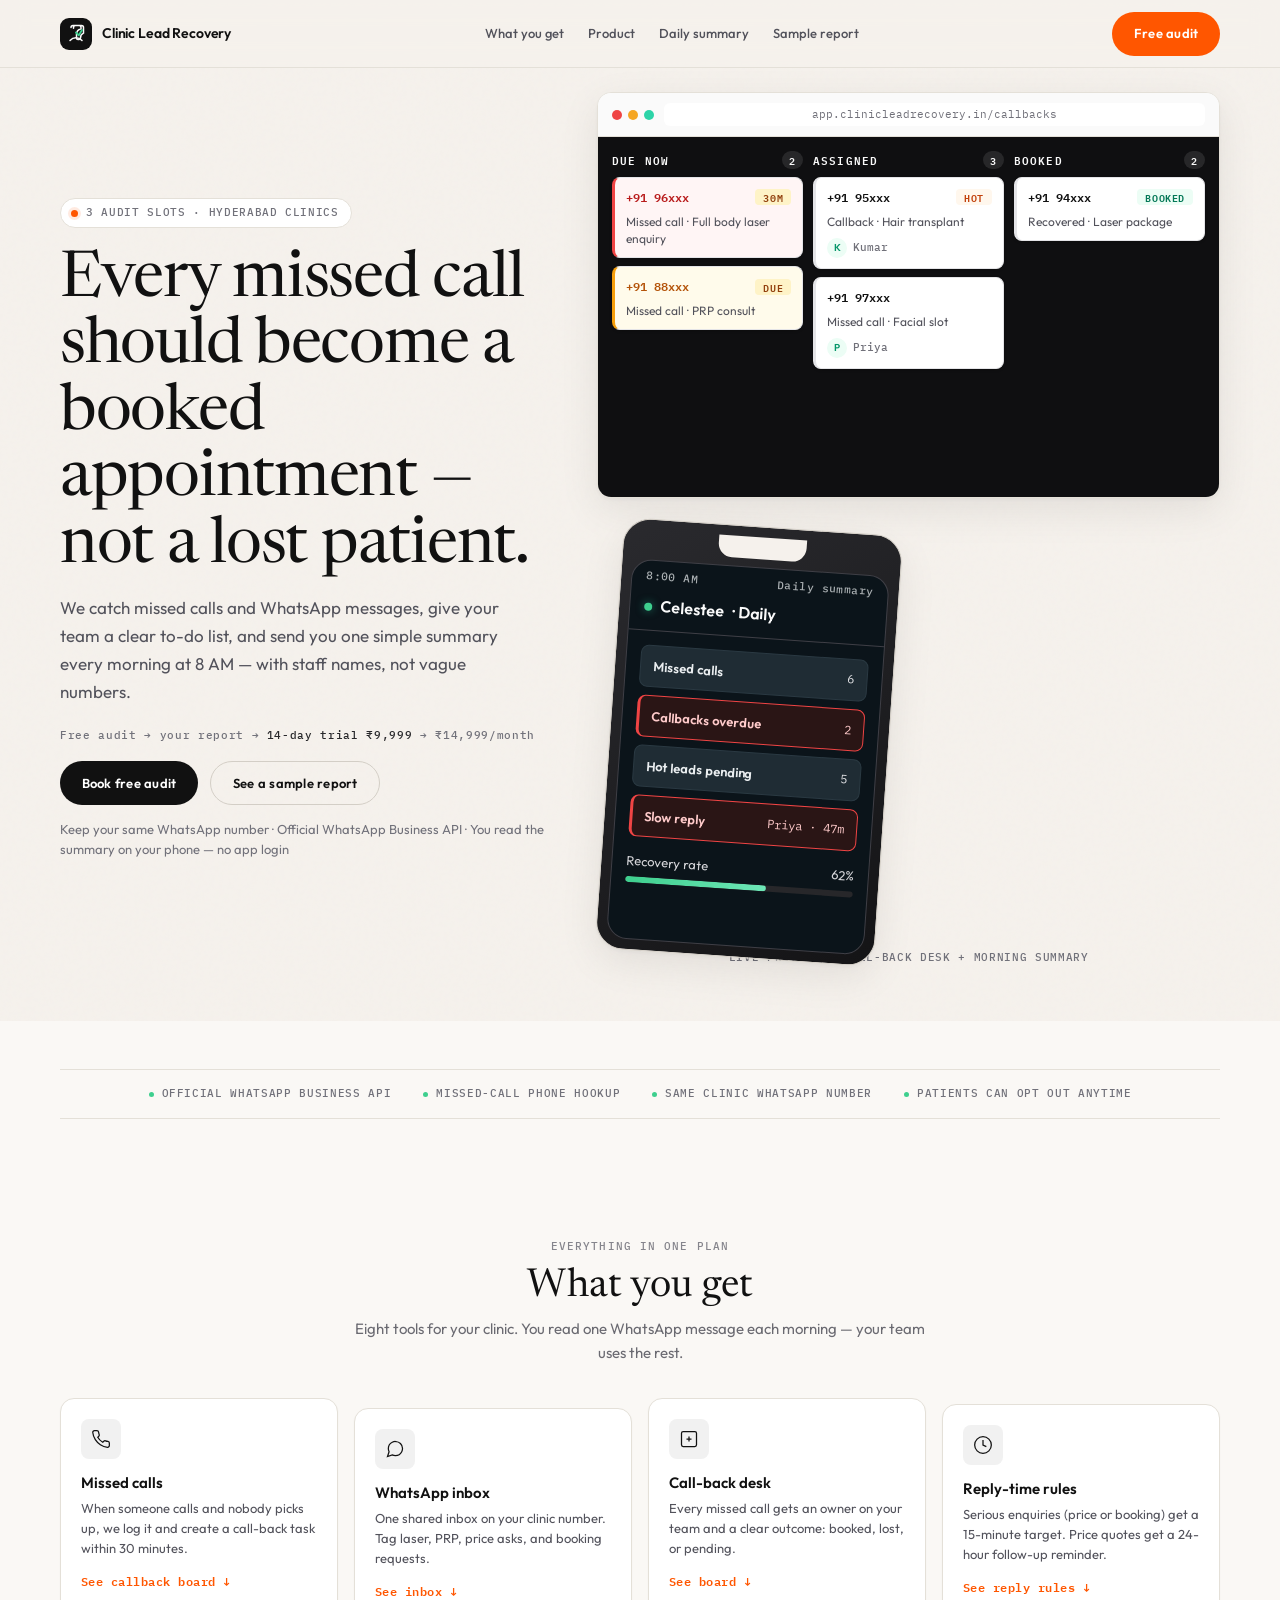
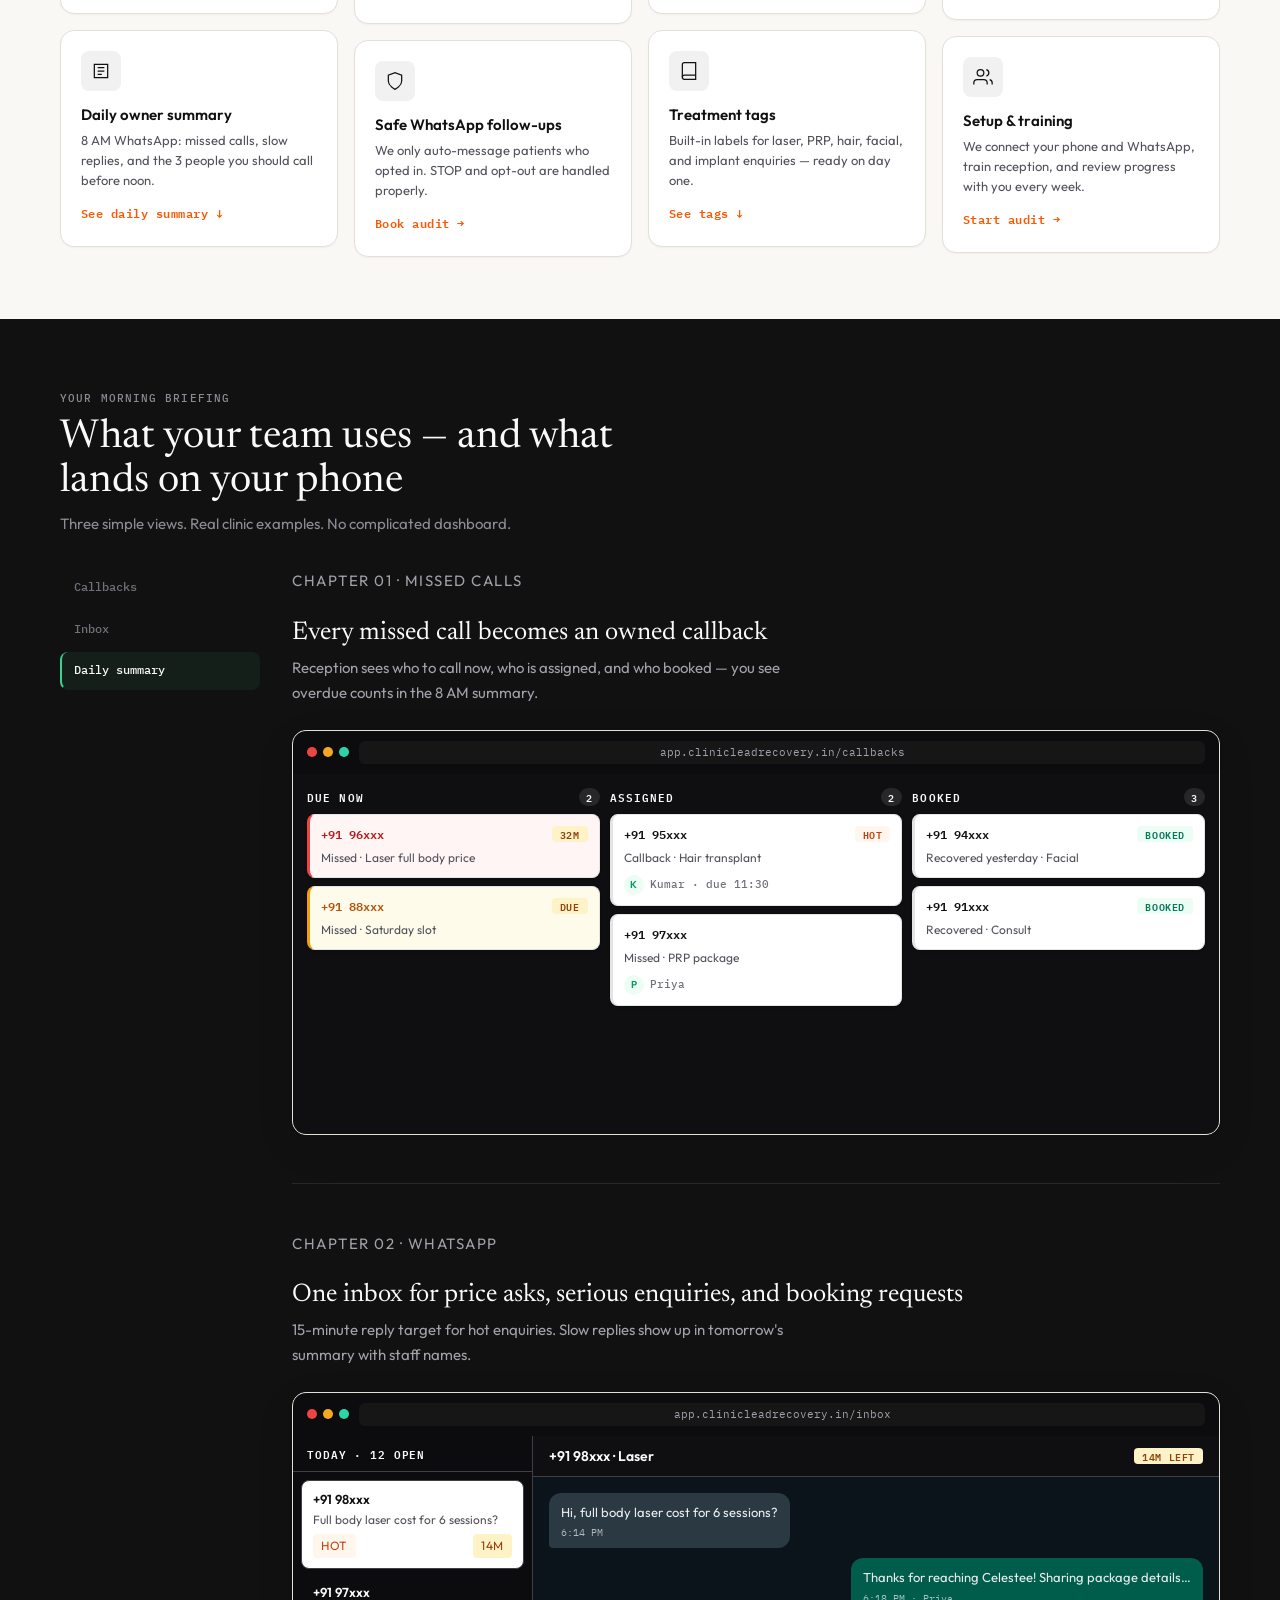
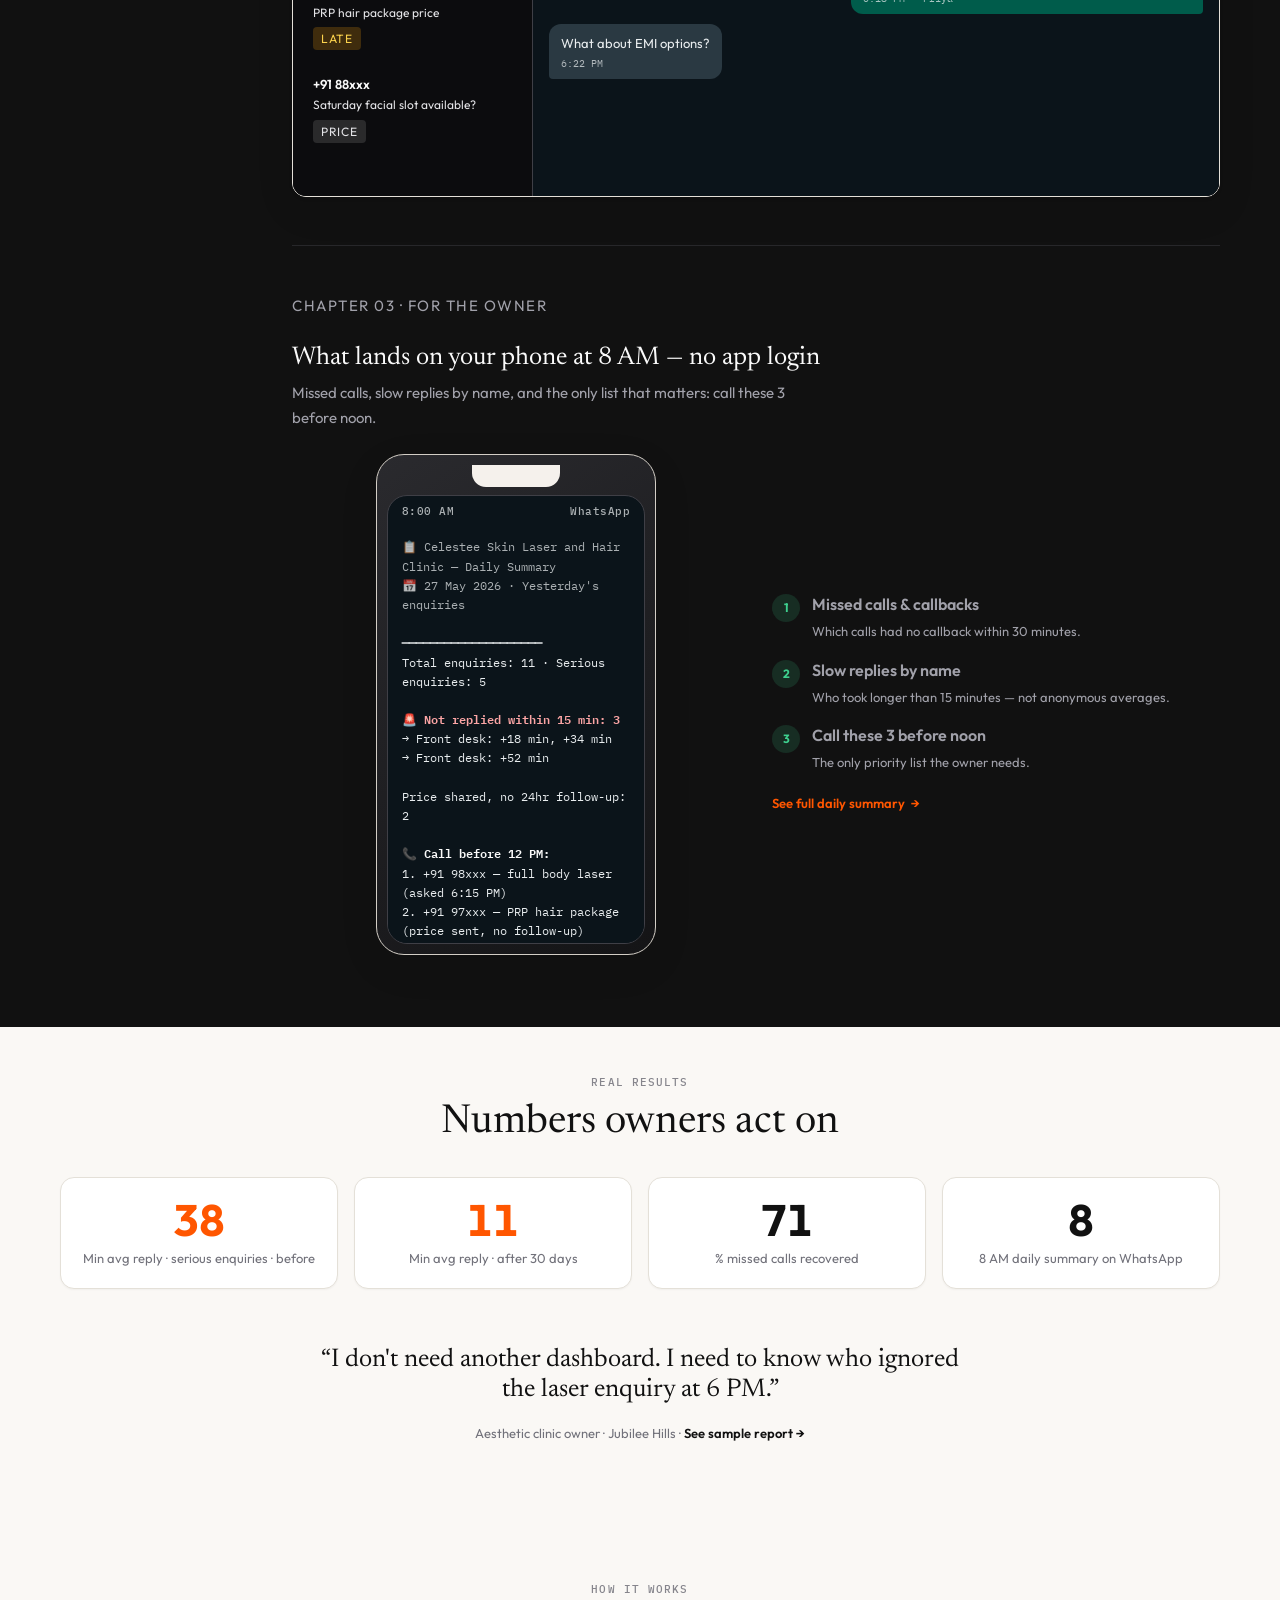
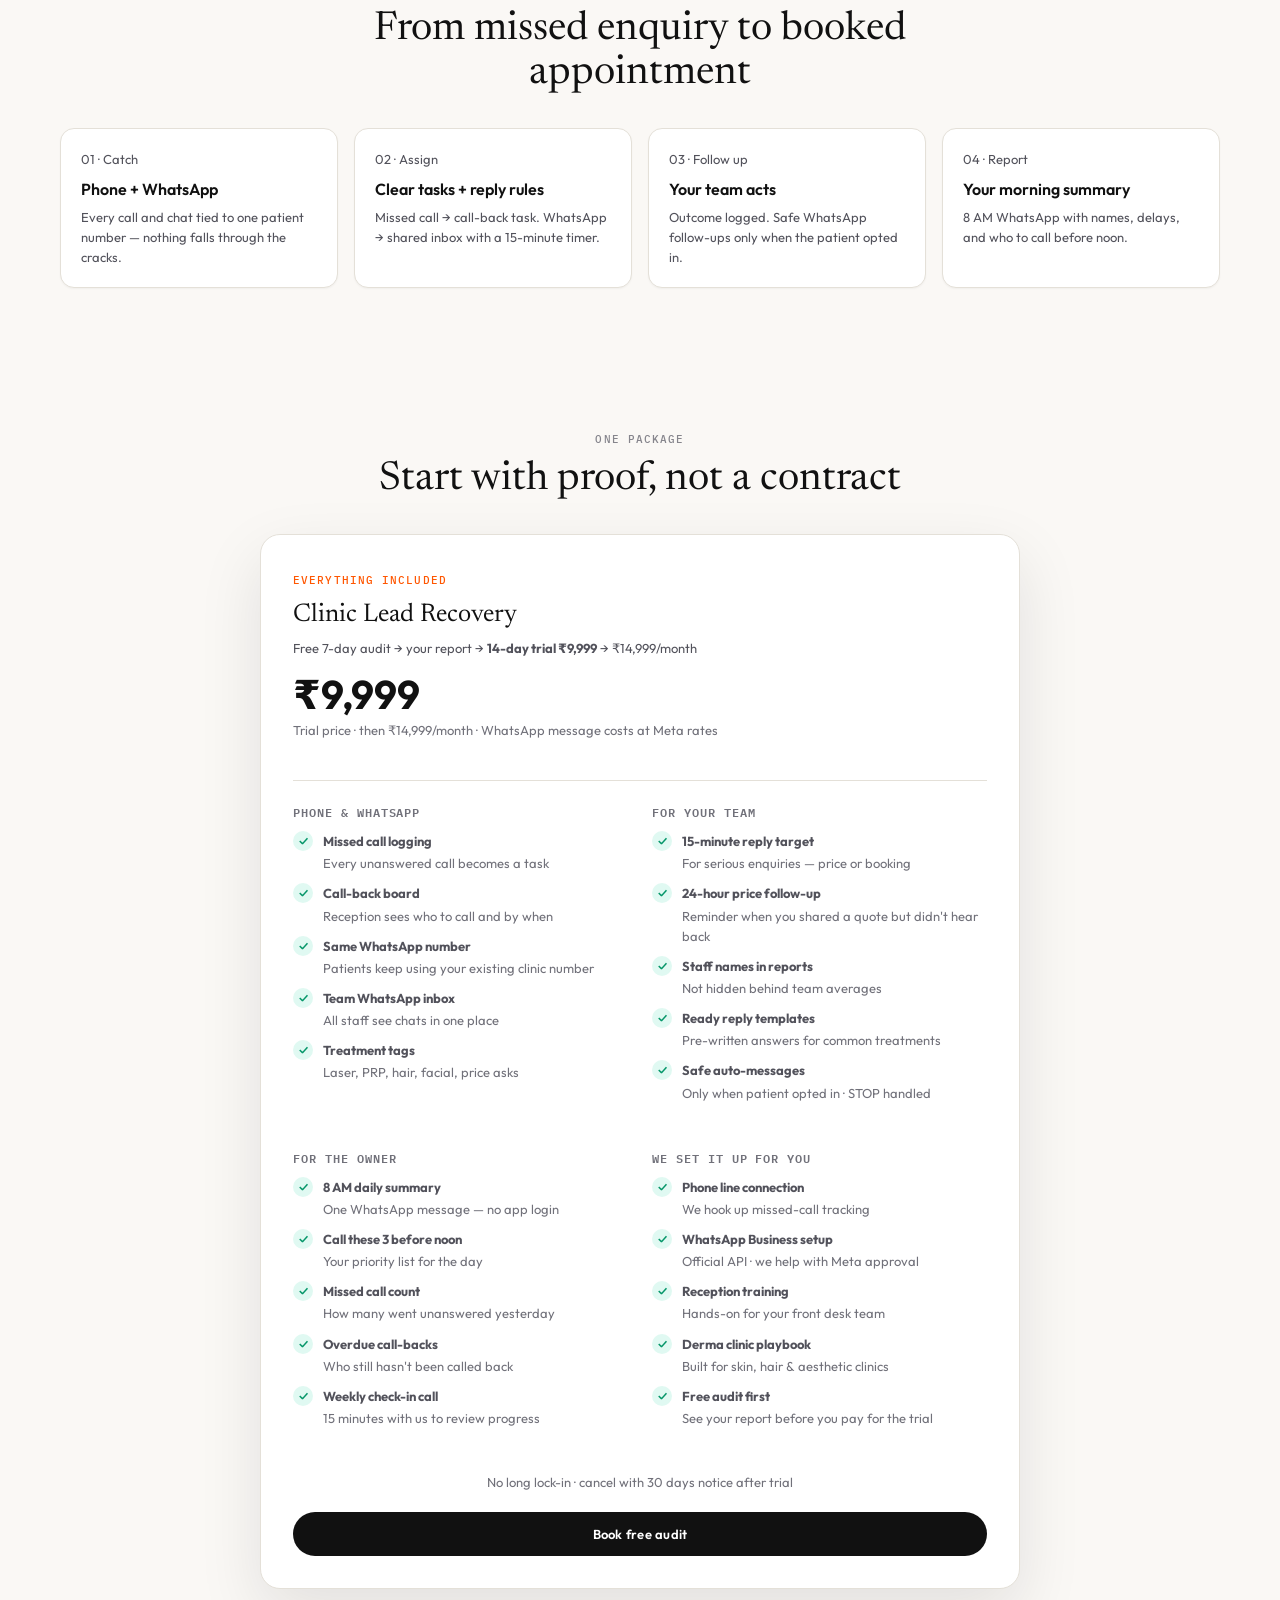
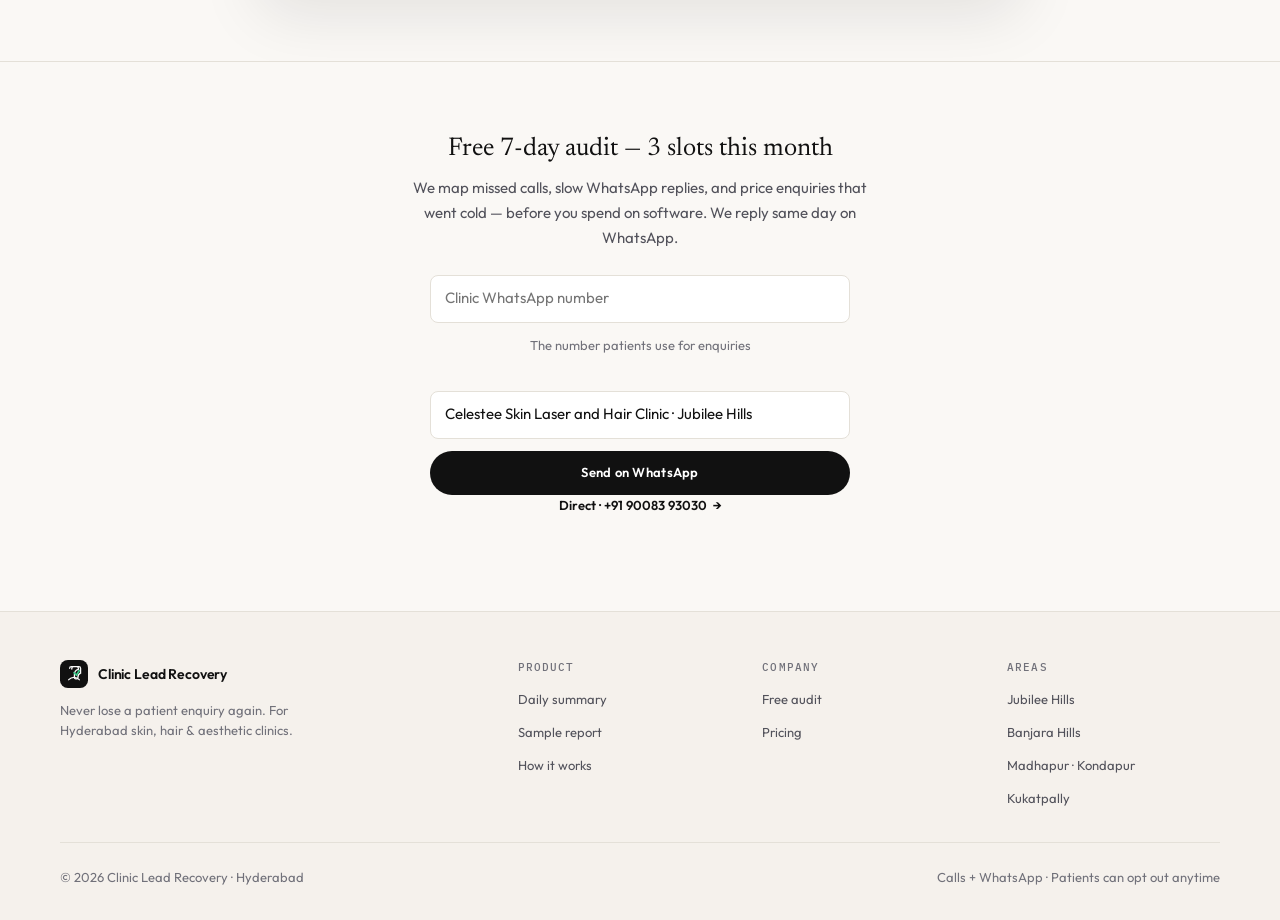
<file: index.html>
<!DOCTYPE html>
<html lang="en">

<head>
  <meta charset="UTF-8" />
  <meta name="viewport" content="width=device-width, initial-scale=1.0" />
  <meta name="description"
    content="Never lose a clinic enquiry again. We track missed calls and WhatsApp messages, assign follow-ups to your team, and send the owner a simple daily summary at 8 AM. Free audit for Hyderabad clinics." />
  <meta property="og:title" content="Clinic Lead Recovery · Hyderabad aesthetic clinics" />
  <meta property="og:description"
    content="Recover missed calls and WhatsApp enquiries. One simple daily summary at 8 AM with staff names." />
  <meta property="og:url" content="https://prasanthkuna.github.io/missed-enquiry-control/" />
  <meta property="og:image"
    content="https://prasanthkuna.github.io/missed-enquiry-control/assets/brand/og.svg" />
  <meta name="twitter:card" content="summary_large_image" />
  <link rel="canonical" href="https://prasanthkuna.github.io/missed-enquiry-control/" />
  <title>Clinic Lead Recovery · Hyderabad aesthetic clinics</title>
  <link rel="icon" href="assets/brand/favicon.svg" type="image/svg+xml" />
  <link rel="preconnect" href="https://fonts.googleapis.com" />
  <link rel="preconnect" href="https://fonts.gstatic.com" crossorigin />
  <link
    href="https://fonts.googleapis.com/css2?family=IBM+Plex+Mono:wght@400;500&family=Newsreader:ital,opsz,wght@0,6..72,400;0,6..72,500;1,6..72,400&family=Outfit:wght@400;500;600;700&display=swap"
    rel="stylesheet" />
  <link rel="stylesheet" href="tokens.css" />
  <link rel="stylesheet" href="styles.css" />
  <link rel="stylesheet" href="components.css" />
  <script>document.documentElement.classList.add("js");</script>
</head>

<body class="has-sticky-cta theme-light" data-theme="marketing">
  <header class="site-header" id="site-header">
    <div class="container header-inner">
      <a href="index.html" class="brand" aria-label="Clinic Lead Recovery home">
        <img src="assets/brand/logo.svg" width="32" height="32" alt="" />
        <span>Clinic Lead Recovery</span>
      </a>
      <nav aria-label="Primary">
        <ul class="nav-links">
          <li><a href="#deliverables">What you get</a></li>
          <li><a href="#product">Product</a></li>
          <li><a href="digest.html">Daily summary</a></li>
          <li><a href="report.html">Sample report</a></li>
        </ul>
      </nav>
      <div class="nav-actions">
        <a href="audit.html" class="btn-accent">Free audit</a>
        <button type="button" class="nav-toggle" aria-label="Open menu" aria-expanded="false" id="nav-toggle">
          <span></span><span></span><span></span>
        </button>
      </div>
    </div>
  </header>

  <div class="mobile-menu" id="mobile-menu" hidden>
    <a href="#deliverables">What you get</a>
    <a href="#product">Product</a>
    <a href="digest.html">Daily summary</a>
    <a href="report.html">Sample report</a>
    <a href="audit.html">Free audit</a>
  </div>

  <div class="sticky-cta" id="sticky-cta">
    <a href="audit.html" class="btn-primary">Book free audit</a>
  </div>

  <main>
    <section class="hero hero--editorial" aria-labelledby="hero-title">
      <div class="hero-grain" aria-hidden="true"></div>
      <div class="container hero-layout hero-layout--product-first">
        <div class="hero-copy">
          <p class="hero-badge"><span class="hero-badge-dot"></span> 3 audit slots · Hyderabad clinics</p>
          <h1 id="hero-title">Every missed call should become a booked appointment — not a lost patient.</h1>
          <p class="hero-lead">
            We catch missed calls and WhatsApp messages, give your team a clear to-do list, and send you one simple summary every morning at 8 AM — with staff names, not vague numbers.
          </p>
          <p class="funnel-line">
            Free audit → your report → <strong>14-day trial ₹9,999</strong> → ₹14,999/month
          </p>
          <div class="hero-ctas" id="hero-ctas">
            <a href="audit.html" class="btn-primary">Book free audit</a>
            <a href="report.html?demo=1" class="btn-outline">See a sample report</a>
          </div>
          <p class="hero-reply">Keep your same WhatsApp number · Official WhatsApp Business API · You read the summary on your phone — no app login</p>
        </div>

        <div class="hero-showcase" aria-label="Recovery desk preview">
          <div class="showcase-stack">
            <div class="browser-frame browser-frame--light showcase-browser">
            <div class="browser-chrome">
              <div class="browser-dots"><i></i><i></i><i></i></div>
              <div class="browser-url">app.clinicleadrecovery.in/callbacks</div>
            </div>
            <div class="browser-body browser-body--board">
              <div class="board-columns">
                <div>
                  <div class="board-col-head">Due now <span class="count">2</span></div>
                  <div class="board-card is-overdue">
                    <div class="board-card-top"><strong>+91 96xxx</strong><span class="tag is-warn">30m</span></div>
                    <p>Missed call · Full body laser enquiry</p>
                  </div>
                  <div class="board-card is-due">
                    <div class="board-card-top"><strong>+91 88xxx</strong><span class="tag is-due">Due</span></div>
                    <p>Missed call · PRP consult</p>
                  </div>
                </div>
                <div>
                  <div class="board-col-head">Assigned <span class="count">3</span></div>
                  <div class="board-card">
                    <div class="board-card-top"><strong>+91 95xxx</strong><span class="tag is-hot">Hot</span></div>
                    <p>Callback · Hair transplant</p>
                    <div class="board-assignee"><span class="avatar">K</span> Kumar</div>
                  </div>
                  <div class="board-card">
                    <div class="board-card-top"><strong>+91 97xxx</strong></div>
                    <p>Missed call · Facial slot</p>
                    <div class="board-assignee"><span class="avatar">P</span> Priya</div>
                  </div>
                </div>
                <div>
                  <div class="board-col-head">Booked <span class="count">2</span></div>
                  <div class="board-card">
                    <div class="board-card-top"><strong>+91 94xxx</strong><span class="tag is-done">Booked</span></div>
                    <p>Recovered · Laser package</p>
                  </div>
                </div>
              </div>
            </div>
          </div>

          <div class="phone-frame phone-frame--float" data-hero-phone aria-label="Sample 8 AM daily summary">
            <div class="phone-notch" aria-hidden="true"></div>
            <div class="phone-screen">
              <div class="phone-status" id="hero-time"><span>8:00 AM</span><span>Daily summary</span></div>
              <div class="phone-app-header"><span class="dot"></span> <span data-clinic-short>Celestee</span> · Daily</div>
              <div class="phone-metrics" id="hero-metrics">
                <div class="metric-row" data-hero-row><strong>Missed calls</strong><span>6</span></div>
                <div class="metric-row is-alert" data-hero-row><strong>Callbacks overdue</strong><span>2</span></div>
                <div class="metric-row" data-hero-row><strong>Hot leads pending</strong><span>5</span></div>
                <div class="metric-row is-alert" data-hero-row data-hero-alert><strong>Slow reply</strong><span>Priya · 47m</span></div>
              </div>
              <div class="progress-block" id="hero-progress">
                <div class="progress-label"><span>Recovery rate</span><span>62%</span></div>
                <div class="progress-bar"><div class="progress-fill" id="hero-progress-fill"></div></div>
              </div>
            </div>
          </div>
          </div>
          <p class="showcase-caption">Live preview · Call-back desk + morning summary</p>
        </div>
      </div>
    </section>

    <section class="section--paper section--tight">
      <div class="container">
        <div class="trust-strip">
          <span>Official WhatsApp Business API</span>
          <span>Missed-call phone hookup</span>
          <span>Same clinic WhatsApp number</span>
          <span>Patients can opt out anytime</span>
        </div>
      </div>
    </section>

    <section class="section section--paper" id="deliverables" aria-labelledby="deliverables-title">
      <div class="container">
        <div class="section-head centered" data-reveal>
          <p class="eyebrow">Everything in one plan</p>
          <h2 id="deliverables-title">What you get</h2>
          <p>Eight tools for your clinic. You read one WhatsApp message each morning — your team uses the rest.</p>
        </div>
        <div class="deliverable-grid" data-reveal data-reveal-delay="1">
          <article class="deliverable-card">
            <div class="deliverable-icon" aria-hidden="true">
              <svg width="20" height="20" viewBox="0 0 24 24" fill="none" stroke="currentColor" stroke-width="1.5"><path d="M22 16.92v3a2 2 0 01-2.18 2 19.79 19.79 0 01-8.63-3.07 19.5 19.5 0 01-6-6 19.79 19.79 0 01-3.07-8.67A2 2 0 014.11 2h3a2 2 0 012 1.72c.127.96.361 1.903.7 2.81a2 2 0 01-.45 2.11L8.09 9.91a16 16 0 006 6l1.27-1.27a2 2 0 012.11-.45c.907.339 1.85.573 2.81.7A2 2 0 0122 16.92z"/></svg>
            </div>
            <h3>Missed calls</h3>
            <p>When someone calls and nobody picks up, we log it and create a call-back task within 30 minutes.</p>
            <a href="#chapter-callbacks">See callback board ↓</a>
          </article>
          <article class="deliverable-card">
            <div class="deliverable-icon" aria-hidden="true">
              <svg width="20" height="20" viewBox="0 0 24 24" fill="none" stroke="currentColor" stroke-width="1.5"><path d="M21 11.5a8.38 8.38 0 01-.9 3.8 8.5 8.5 0 01-7.6 4.7 8.38 8.38 0 01-3.8-.9L3 21l1.9-5.7a8.38 8.38 0 01-.9-3.8 8.5 8.5 0 014.7-7.6 8.38 8.38 0 013.8-.9h.5a8.48 8.48 0 018 8v.5z"/></svg>
            </div>
            <h3>WhatsApp inbox</h3>
            <p>One shared inbox on your clinic number. Tag laser, PRP, price asks, and booking requests.</p>
            <a href="#chapter-inbox">See inbox ↓</a>
          </article>
          <article class="deliverable-card">
            <div class="deliverable-icon" aria-hidden="true">
              <svg width="20" height="20" viewBox="0 0 24 24" fill="none" stroke="currentColor" stroke-width="1.5"><rect x="3" y="3" width="18" height="18" rx="2"/><path d="M9 12h6M12 9v6"/></svg>
            </div>
            <h3>Call-back desk</h3>
            <p>Every missed call gets an owner on your team and a clear outcome: booked, lost, or pending.</p>
            <a href="#chapter-callbacks">See board ↓</a>
          </article>
          <article class="deliverable-card">
            <div class="deliverable-icon" aria-hidden="true">
              <svg width="20" height="20" viewBox="0 0 24 24" fill="none" stroke="currentColor" stroke-width="1.5"><circle cx="12" cy="12" r="10"/><path d="M12 6v6l4 2"/></svg>
            </div>
            <h3>Reply-time rules</h3>
            <p>Serious enquiries (price or booking) get a 15-minute target. Price quotes get a 24-hour follow-up reminder.</p>
            <a href="#chapter-digest">See reply rules ↓</a>
          </article>
          <article class="deliverable-card">
            <div class="deliverable-icon" aria-hidden="true">
              <svg width="20" height="20" viewBox="0 0 24 24" fill="none" stroke="currentColor" stroke-width="1.5"><path d="M4 4h16v16H4z"/><path d="M8 8h8M8 12h8M8 16h5"/></svg>
            </div>
            <h3>Daily owner summary</h3>
            <p>8 AM WhatsApp: missed calls, slow replies, and the 3 people you should call before noon.</p>
            <a href="#chapter-digest">See daily summary ↓</a>
          </article>
          <article class="deliverable-card">
            <div class="deliverable-icon" aria-hidden="true">
              <svg width="20" height="20" viewBox="0 0 24 24" fill="none" stroke="currentColor" stroke-width="1.5"><path d="M12 22s8-4 8-10V5l-8-3-8 3v7c0 6 8 10 8 10z"/></svg>
            </div>
            <h3>Safe WhatsApp follow-ups</h3>
            <p>We only auto-message patients who opted in. STOP and opt-out are handled properly.</p>
            <a href="audit.html">Book audit →</a>
          </article>
          <article class="deliverable-card">
            <div class="deliverable-icon" aria-hidden="true">
              <svg width="20" height="20" viewBox="0 0 24 24" fill="none" stroke="currentColor" stroke-width="1.5"><path d="M4 19.5A2.5 2.5 0 016.5 17H20"/><path d="M6.5 2H20v20H6.5A2.5 2.5 0 014 19.5v-15A2.5 2.5 0 016.5 2z"/></svg>
            </div>
            <h3>Treatment tags</h3>
            <p>Built-in labels for laser, PRP, hair, facial, and implant enquiries — ready on day one.</p>
            <a href="#chapter-inbox">See tags ↓</a>
          </article>
          <article class="deliverable-card">
            <div class="deliverable-icon" aria-hidden="true">
              <svg width="20" height="20" viewBox="0 0 24 24" fill="none" stroke="currentColor" stroke-width="1.5"><path d="M17 21v-2a4 4 0 00-4-4H5a4 4 0 00-4 4v2"/><circle cx="9" cy="7" r="4"/><path d="M23 21v-2a4 4 0 00-3-3.87M16 3.13a4 4 0 010 7.75"/></svg>
            </div>
            <h3>Setup &amp; training</h3>
            <p>We connect your phone and WhatsApp, train reception, and review progress with you every week.</p>
            <a href="audit.html">Start audit →</a>
          </article>
        </div>
      </div>
    </section>

    <section class="section section--product-dark" id="product" data-theme="product" aria-labelledby="product-title">
      <div class="container">
        <div class="section-head" data-reveal>
          <p class="eyebrow">Your morning briefing</p>
          <h2 id="product-title">What your team uses — and what lands on your phone</h2>
          <p>Three simple views. Real clinic examples. No complicated dashboard.</p>
        </div>

        <div class="chapter-layout" data-reveal data-reveal-delay="1">
          <nav class="chapter-nav" aria-label="Product chapters" data-chapter-nav>
            <a href="#chapter-callbacks" data-chapter-link>Callbacks</a>
            <a href="#chapter-inbox" data-chapter-link>Inbox</a>
            <a href="#chapter-digest" data-chapter-link>Daily summary</a>
          </nav>

          <div>
            <article class="chapter-block" id="chapter-callbacks">
              <p class="chapter-label">Chapter 01 · Missed calls</p>
              <h3>Every missed call becomes an owned callback</h3>
              <p>Reception sees who to call now, who is assigned, and who booked — you see overdue counts in the 8 AM summary.</p>
              <div class="browser-frame">
                <div class="browser-chrome">
                  <div class="browser-dots"><i></i><i></i><i></i></div>
                  <div class="browser-url">app.clinicleadrecovery.in/callbacks</div>
                </div>
                <div class="browser-body browser-body--board">
                  <div class="board-columns">
                    <div>
                      <div class="board-col-head">Due now <span class="count">2</span></div>
                      <div class="board-card is-overdue">
                        <div class="board-card-top"><strong>+91 96xxx</strong><span class="tag is-warn">32m</span></div>
                        <p>Missed · Laser full body price</p>
                      </div>
                      <div class="board-card is-due">
                        <div class="board-card-top"><strong>+91 88xxx</strong><span class="tag is-due">Due</span></div>
                        <p>Missed · Saturday slot</p>
                      </div>
                    </div>
                    <div>
                      <div class="board-col-head">Assigned <span class="count">2</span></div>
                      <div class="board-card">
                        <div class="board-card-top"><strong>+91 95xxx</strong><span class="tag is-hot">Hot</span></div>
                        <p>Callback · Hair transplant</p>
                        <div class="board-assignee"><span class="avatar">K</span> Kumar · due 11:30</div>
                      </div>
                      <div class="board-card">
                        <div class="board-card-top"><strong>+91 97xxx</strong></div>
                        <p>Missed · PRP package</p>
                        <div class="board-assignee"><span class="avatar">P</span> Priya</div>
                      </div>
                    </div>
                    <div>
                      <div class="board-col-head">Booked <span class="count">3</span></div>
                      <div class="board-card">
                        <div class="board-card-top"><strong>+91 94xxx</strong><span class="tag is-done">Booked</span></div>
                        <p>Recovered yesterday · Facial</p>
                      </div>
                      <div class="board-card">
                        <div class="board-card-top"><strong>+91 91xxx</strong><span class="tag is-done">Booked</span></div>
                        <p>Recovered · Consult</p>
                      </div>
                    </div>
                  </div>
                </div>
              </div>
            </article>

            <article class="chapter-block" id="chapter-inbox">
              <p class="chapter-label">Chapter 02 · WhatsApp</p>
              <h3>One inbox for price asks, serious enquiries, and booking requests</h3>
              <p>15-minute reply target for hot enquiries. Slow replies show up in tomorrow's summary with staff names.</p>
              <div class="browser-frame">
                <div class="browser-chrome">
                  <div class="browser-dots"><i></i><i></i><i></i></div>
                  <div class="browser-url">app.clinicleadrecovery.in/inbox</div>
                </div>
                <div class="browser-body">
                  <div class="inbox-mock">
                    <aside class="inbox-sidebar">
                      <div class="inbox-sidebar-head">Today · 12 open</div>
                      <div class="inbox-thread">
                        <div class="inbox-thread-item is-active">
                          <strong>+91 98xxx</strong>
                          <span>Full body laser cost for 6 sessions?</span>
                          <div class="inbox-thread-meta"><span class="tag is-hot">Hot</span><span class="tag is-warn" data-sla-timer>14m</span></div>
                        </div>
                        <div class="inbox-thread-item">
                          <strong>+91 97xxx</strong>
                          <span>PRP hair package price</span>
                          <div class="inbox-thread-meta"><span class="tag is-warn">Late</span></div>
                        </div>
                        <div class="inbox-thread-item">
                          <strong>+91 88xxx</strong>
                          <span>Saturday facial slot available?</span>
                          <div class="inbox-thread-meta"><span class="tag is-neutral">Price</span></div>
                        </div>
                      </div>
                    </aside>
                    <div class="inbox-pane">
                      <div class="inbox-pane-head">
                        <strong>+91 98xxx · Laser</strong>
                        <span class="tag is-warn" data-sla-timer>14m left</span>
                      </div>
                      <div class="inbox-messages">
                        <div class="msg-bubble in">Hi, full body laser cost for 6 sessions?<div class="msg-time">6:14 PM</div></div>
                        <div class="msg-bubble out">Thanks for reaching Celestee! Sharing package details…<div class="msg-time">6:18 PM · Priya</div></div>
                        <div class="msg-bubble in">What about EMI options?<div class="msg-time">6:22 PM</div></div>
                      </div>
                    </div>
                  </div>
                </div>
              </div>
            </article>

            <article class="chapter-block" id="chapter-digest">
              <p class="chapter-label">Chapter 03 · For the owner</p>
              <h3>What lands on your phone at 8 AM — no app login</h3>
              <p>Missed calls, slow replies by name, and the only list that matters: call these 3 before noon.</p>
              <div class="split-2 split-2--center">
                <div class="phone-frame split-2__center">
                  <div class="phone-notch" aria-hidden="true"></div>
                  <div class="phone-screen">
                    <div class="phone-status"><span>8:00 AM</span><span>WhatsApp</span></div>
                    <div class="digest-preview" data-clinic-digest="compact">Loading…</div>
                  </div>
                </div>
                <div>
                  <ul class="digest-steps">
                    <li><div><strong>Missed calls &amp; callbacks</strong><span>Which calls had no callback within 30 minutes.</span></div></li>
                    <li><div><strong>Slow replies by name</strong><span>Who took longer than 15 minutes — not anonymous averages.</span></div></li>
                    <li><div><strong>Call these 3 before noon</strong><span>The only priority list the owner needs.</span></div></li>
                  </ul>
                  <p class="link-spaced"><a href="digest.html" class="link-arrow">See full daily summary</a></p>
                </div>
              </div>
            </article>
          </div>
        </div>
      </div>
    </section>

    <section class="section section--paper section--tight" id="proof" aria-labelledby="proof-title">
      <div class="container">
        <div class="section-head centered" data-reveal>
          <p class="eyebrow">Real results</p>
          <h2 id="proof-title">Numbers owners act on</h2>
        </div>
        <div class="stat-grid" data-reveal data-reveal-delay="1">
          <div class="stat-cell">
            <div class="value accent" data-clinic-proof-before>38</div>
            <div class="label">Min avg reply · serious enquiries · before</div>
          </div>
          <div class="stat-cell">
            <div class="value accent"><span data-count-to="11">0</span></div>
            <div class="label">Min avg reply · after 30 days</div>
          </div>
          <div class="stat-cell">
            <div class="value" data-clinic-proof-missed>71</div>
            <div class="label">% missed calls recovered</div>
          </div>
          <div class="stat-cell">
            <div class="value" data-clinic-proof-hour>8</div>
            <div class="label">8 AM daily summary on WhatsApp</div>
          </div>
        </div>
        <div class="quote-block quote-block--spaced" data-reveal>
          <blockquote>“I don't need another dashboard. I need to know who ignored the laser enquiry at 6 PM.”</blockquote>
          <cite>Aesthetic clinic owner · Jubilee Hills · <a href="report.html?demo=1">See sample report →</a></cite>
        </div>
      </div>
    </section>

    <section class="section section--paper" id="how" aria-labelledby="how-title">
      <div class="container">
        <div class="section-head centered" data-reveal>
          <p class="eyebrow">How it works</p>
          <h2 id="how-title">From missed enquiry to booked appointment</h2>
        </div>
        <div class="steps-row" data-reveal data-reveal-delay="1">
          <article class="step-card">
            <p class="step-num">01 · Catch</p>
            <h3>Phone + WhatsApp</h3>
            <p>Every call and chat tied to one patient number — nothing falls through the cracks.</p>
          </article>
          <article class="step-card">
            <p class="step-num">02 · Assign</p>
            <h3>Clear tasks + reply rules</h3>
            <p>Missed call → call-back task. WhatsApp → shared inbox with a 15-minute timer.</p>
          </article>
          <article class="step-card">
            <p class="step-num">03 · Follow up</p>
            <h3>Your team acts</h3>
            <p>Outcome logged. Safe WhatsApp follow-ups only when the patient opted in.</p>
          </article>
          <article class="step-card">
            <p class="step-num">04 · Report</p>
            <h3>Your morning summary</h3>
            <p>8 AM WhatsApp with names, delays, and who to call before noon.</p>
          </article>
        </div>
      </div>
    </section>

    <section class="section section--paper" id="pricing" aria-labelledby="pricing-title">
      <div class="container">
        <div class="section-head centered" data-reveal>
          <p class="eyebrow">One package</p>
          <h2 id="pricing-title">Start with proof, not a contract</h2>
        </div>
        <div class="pricing-card pricing-card--wide" data-reveal data-reveal-delay="1">
          <div class="pricing-header">
            <span class="badge">Everything included</span>
            <h3>Clinic Lead Recovery</h3>
            <p class="pricing-path">Free 7-day audit → your report → <strong>14-day trial ₹9,999</strong> → ₹14,999/month</p>
            <p class="price">₹9,999</p>
            <p class="price-note">Trial price · then ₹14,999/month · WhatsApp message costs at Meta rates</p>
          </div>
          <div class="pricing-groups">
            <div class="pricing-group">
              <h4>Phone &amp; WhatsApp</h4>
              <ul class="pricing-checklist">
                <li><span><strong>Missed call logging</strong><span class="pricing-item-note">Every unanswered call becomes a task</span></span></li>
                <li><span><strong>Call-back board</strong><span class="pricing-item-note">Reception sees who to call and by when</span></span></li>
                <li><span><strong>Same WhatsApp number</strong><span class="pricing-item-note">Patients keep using your existing clinic number</span></span></li>
                <li><span><strong>Team WhatsApp inbox</strong><span class="pricing-item-note">All staff see chats in one place</span></span></li>
                <li><span><strong>Treatment tags</strong><span class="pricing-item-note">Laser, PRP, hair, facial, price asks</span></span></li>
              </ul>
            </div>
            <div class="pricing-group">
              <h4>For your team</h4>
              <ul class="pricing-checklist">
                <li><span><strong>15-minute reply target</strong><span class="pricing-item-note">For serious enquiries — price or booking</span></span></li>
                <li><span><strong>24-hour price follow-up</strong><span class="pricing-item-note">Reminder when you shared a quote but didn't hear back</span></span></li>
                <li><span><strong>Staff names in reports</strong><span class="pricing-item-note">Not hidden behind team averages</span></span></li>
                <li><span><strong>Ready reply templates</strong><span class="pricing-item-note">Pre-written answers for common treatments</span></span></li>
                <li><span><strong>Safe auto-messages</strong><span class="pricing-item-note">Only when patient opted in · STOP handled</span></span></li>
              </ul>
            </div>
            <div class="pricing-group">
              <h4>For the owner</h4>
              <ul class="pricing-checklist">
                <li><span><strong>8 AM daily summary</strong><span class="pricing-item-note">One WhatsApp message — no app login</span></span></li>
                <li><span><strong>Call these 3 before noon</strong><span class="pricing-item-note">Your priority list for the day</span></span></li>
                <li><span><strong>Missed call count</strong><span class="pricing-item-note">How many went unanswered yesterday</span></span></li>
                <li><span><strong>Overdue call-backs</strong><span class="pricing-item-note">Who still hasn't been called back</span></span></li>
                <li><span><strong>Weekly check-in call</strong><span class="pricing-item-note">15 minutes with us to review progress</span></span></li>
              </ul>
            </div>
            <div class="pricing-group">
              <h4>We set it up for you</h4>
              <ul class="pricing-checklist">
                <li><span><strong>Phone line connection</strong><span class="pricing-item-note">We hook up missed-call tracking</span></span></li>
                <li><span><strong>WhatsApp Business setup</strong><span class="pricing-item-note">Official API · we help with Meta approval</span></span></li>
                <li><span><strong>Reception training</strong><span class="pricing-item-note">Hands-on for your front desk team</span></span></li>
                <li><span><strong>Derma clinic playbook</strong><span class="pricing-item-note">Built for skin, hair &amp; aesthetic clinics</span></span></li>
                <li><span><strong>Free audit first</strong><span class="pricing-item-note">See your report before you pay for the trial</span></span></li>
              </ul>
            </div>
          </div>
          <p class="pricing-footnote">No long lock-in · cancel with 30 days notice after trial</p>
          <a href="audit.html" class="btn-primary btn-primary--light btn-block">Book free audit</a>
        </div>
      </div>
    </section>

    <section class="section section--paper cta-band" id="audit" aria-labelledby="audit-title">
      <div class="container">
        <h2 id="audit-title" data-reveal>Free 7-day audit — 3 slots this month</h2>
        <p data-reveal data-reveal-delay="1">We map missed calls, slow WhatsApp replies, and price enquiries that went cold — before you spend on software. We reply same day on WhatsApp.</p>
        <form class="form-stack" id="audit-form" data-audit-form data-reveal data-reveal-delay="2">
          <label for="phone" class="visually-hidden">Clinic WhatsApp number</label>
          <input type="tel" id="phone" name="phone" class="input" placeholder="Clinic WhatsApp number" autocomplete="tel" required />
          <p class="form-hint">The number patients use for enquiries</p>
          <label for="clinic" class="visually-hidden">Clinic name</label>
          <input type="text" id="clinic" name="clinic" class="input" placeholder="Clinic name · area" data-clinic-prefill required />
          <button type="submit" class="btn-primary">Send on WhatsApp</button>
        </form>
        <p class="form-note">
          <a href="https://wa.me/919008393030" class="link-arrow" target="_blank" rel="noopener noreferrer">Direct · +91 90083 93030</a>
        </p>
      </div>
    </section>
  </main>

  <footer class="site-footer">
    <div class="container">
      <div class="footer-grid">
        <div class="footer-brand">
          <a href="index.html" class="brand">
            <img src="assets/brand/logo.svg" width="28" height="28" alt="" />
            <span>Clinic Lead Recovery</span>
          </a>
          <p>Never lose a patient enquiry again. For Hyderabad skin, hair &amp; aesthetic clinics.</p>
        </div>
        <div class="footer-col">
          <h4>Product</h4>
          <ul>
            <li><a href="digest.html">Daily summary</a></li>
            <li><a href="report.html">Sample report</a></li>
            <li><a href="#product">How it works</a></li>
          </ul>
        </div>
        <div class="footer-col">
          <h4>Company</h4>
          <ul>
            <li><a href="audit.html">Free audit</a></li>
            <li><a href="#pricing">Pricing</a></li>
          </ul>
        </div>
        <div class="footer-col">
          <h4>Areas</h4>
          <ul>
            <li><span>Jubilee Hills</span></li>
            <li><span>Banjara Hills</span></li>
            <li><span>Madhapur · Kondapur</span></li>
            <li><span>Kukatpally</span></li>
          </ul>
        </div>
      </div>
      <div class="footer-bottom">
        <span>© 2026 Clinic Lead Recovery · Hyderabad</span>
        <span>Calls + WhatsApp · Patients can opt out anytime</span>
      </div>
    </div>
  </footer>

  <script src="js/clinic-data.js"></script>
  <script src="site.js"></script>
</body>

</html>
</file>
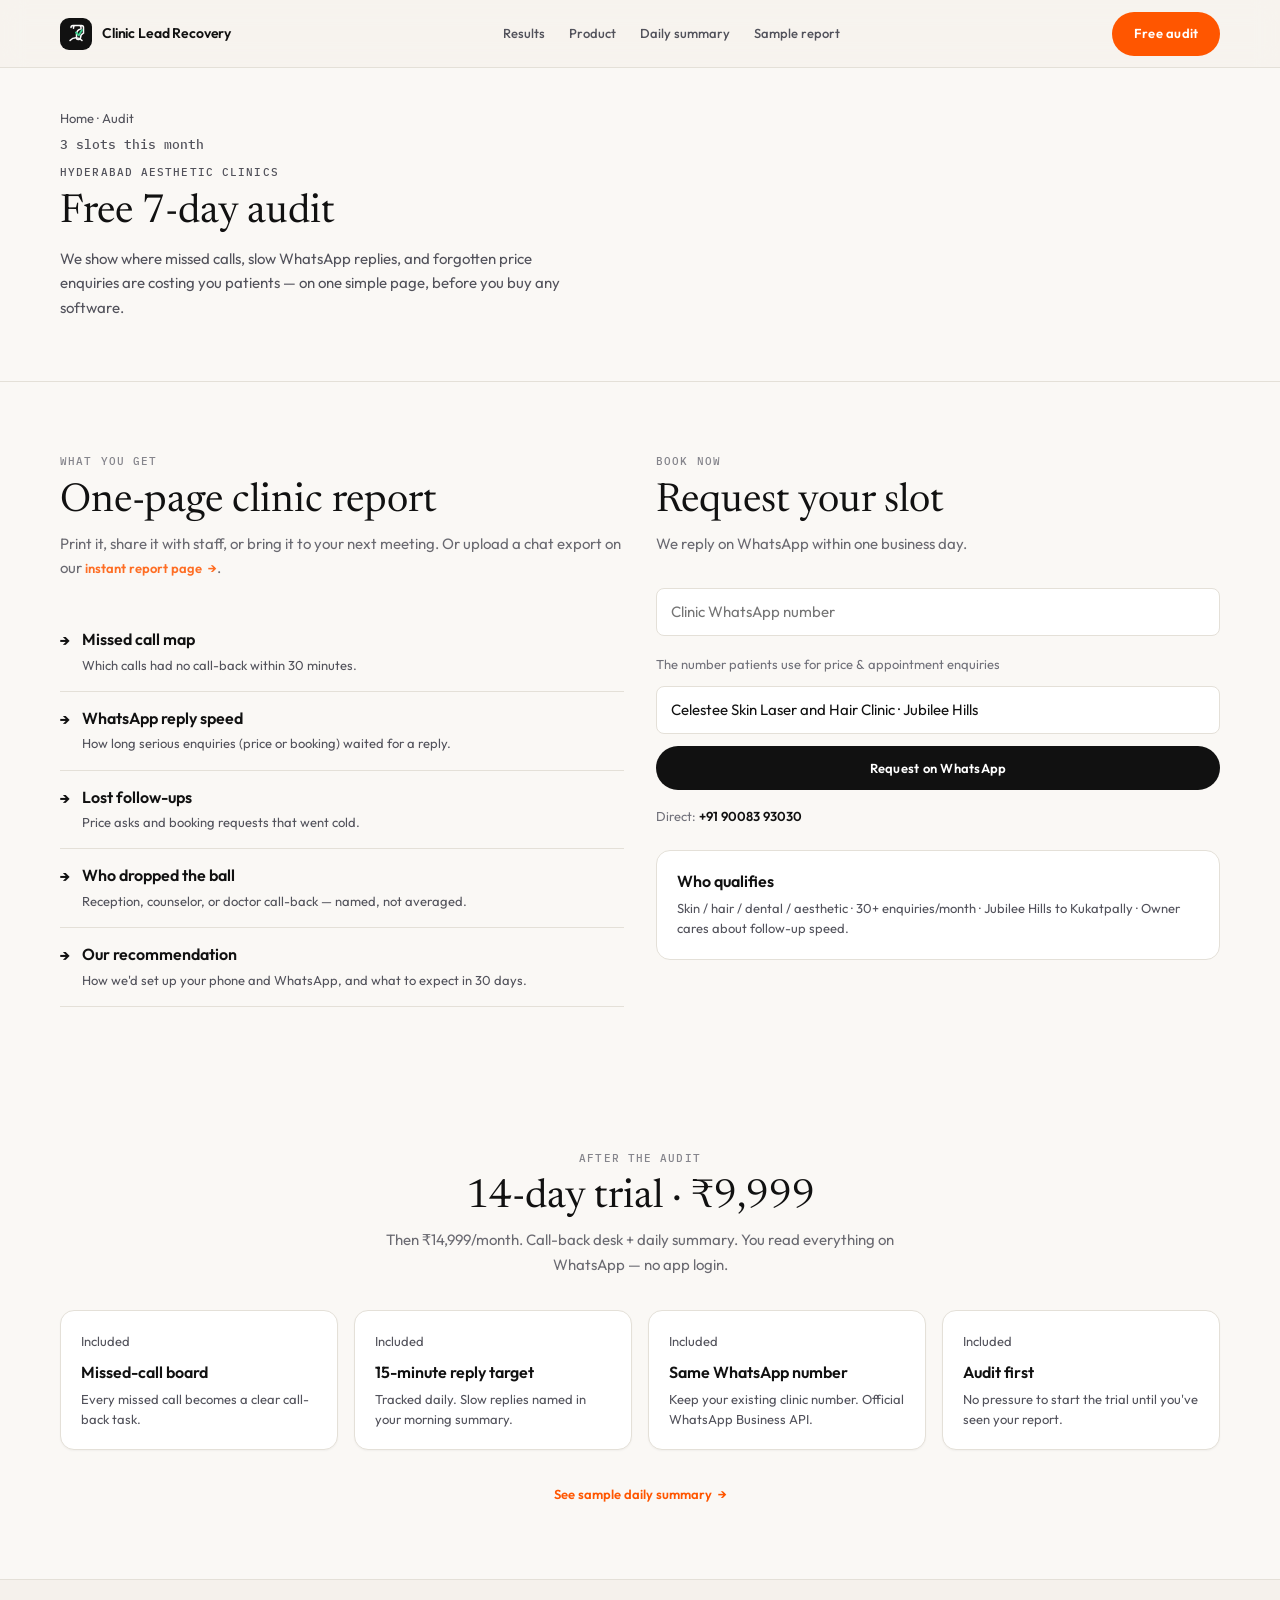
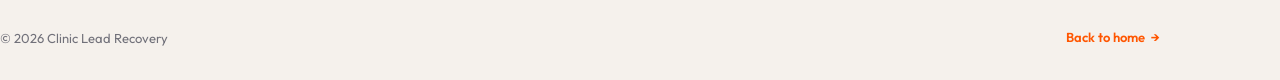
<file: audit.html>
<!DOCTYPE html>
<html lang="en">

<head>
  <meta charset="UTF-8" />
  <meta name="viewport" content="width=device-width, initial-scale=1.0" />
  <meta name="description"
    content="Free 7-day audit for Hyderabad aesthetic clinics — we show where missed calls and slow WhatsApp replies cost you patients." />
  <meta property="og:title" content="Free 7-Day Audit · Clinic Lead Recovery" />
  <meta property="og:description" content="Three slots this month. Jubilee Hills to Kukatpally." />
  <meta property="og:url" content="https://prasanthkuna.github.io/missed-enquiry-control/audit.html" />
  <meta property="og:image" content="https://prasanthkuna.github.io/missed-enquiry-control/assets/brand/og.svg" />
  <link rel="canonical" href="https://prasanthkuna.github.io/missed-enquiry-control/audit.html" />
  <title>Free 7-Day Audit · Clinic Lead Recovery</title>
  <link rel="icon" href="assets/brand/favicon.svg" type="image/svg+xml" />
  <link rel="preconnect" href="https://fonts.googleapis.com" />
  <link rel="preconnect" href="https://fonts.gstatic.com" crossorigin />
  <link href="https://fonts.googleapis.com/css2?family=IBM+Plex+Mono:wght@400;500&family=Newsreader:ital,opsz,wght@0,6..72,400;0,6..72,500&family=Outfit:wght@400;500;600;700&display=swap" rel="stylesheet" />
  <link rel="stylesheet" href="tokens.css" />
  <link rel="stylesheet" href="styles.css" />
  <link rel="stylesheet" href="components.css" />
  <script>document.documentElement.classList.add("js");</script>
</head>

<body class="has-sticky-cta theme-light" data-theme="marketing">
  <header class="site-header" id="site-header">
    <div class="container header-inner">
      <a href="index.html" class="brand"><img src="assets/brand/logo.svg" width="32" height="32" alt="" /><span>Clinic Lead Recovery</span></a>
      <nav aria-label="Primary">
        <ul class="nav-links">
          <li><a href="index.html#proof">Results</a></li>
          <li><a href="index.html#product">Product</a></li>
          <li><a href="digest.html">Daily summary</a></li>
          <li><a href="report.html">Sample report</a></li>
        </ul>
      </nav>
      <div class="nav-actions">
        <a href="audit.html" class="btn-accent" aria-current="page">Free audit</a>
        <button type="button" class="nav-toggle" id="nav-toggle" aria-label="Open menu" aria-expanded="false"><span></span><span></span><span></span></button>
      </div>
    </div>
  </header>

  <div class="mobile-menu" id="mobile-menu" hidden>
    <a href="index.html">Home</a>
    <a href="digest.html">Daily summary</a>
    <a href="report.html">Sample report</a>
    <a href="audit.html">Free audit</a>
  </div>

  <div class="sticky-cta" id="sticky-cta"><a href="#audit-form" class="btn-primary">Request audit</a></div>

  <main>
    <section class="page-hero" aria-labelledby="page-title">
      <div class="container">
        <p class="breadcrumb"><a href="index.html">Home</a> · Audit</p>
        <p class="hero-urgency">3 slots this month</p>
        <p class="eyebrow">Hyderabad aesthetic clinics</p>
        <h1 id="page-title">Free 7-day audit</h1>
        <p class="hero-lead">We show where missed calls, slow WhatsApp replies, and forgotten price enquiries are costing you patients — on one simple page, before you buy any software.</p>
      </div>
    </section>

    <section class="section section--paper">
      <div class="container split-2">
        <div data-reveal>
          <div class="section-head">
            <p class="eyebrow">What you get</p>
            <h2>One-page clinic report</h2>
            <p>Print it, share it with staff, or bring it to your next meeting. Or upload a chat export on our <a href="report.html" class="link-arrow">instant report page</a>.</p>
          </div>
          <ul class="audit-checklist">
            <li><div><h3>Missed call map</h3><p>Which calls had no call-back within 30 minutes.</p></div></li>
            <li><div><h3>WhatsApp reply speed</h3><p>How long serious enquiries (price or booking) waited for a reply.</p></div></li>
            <li><div><h3>Lost follow-ups</h3><p>Price asks and booking requests that went cold.</p></div></li>
            <li><div><h3>Who dropped the ball</h3><p>Reception, counselor, or doctor call-back — named, not averaged.</p></div></li>
            <li><div><h3>Our recommendation</h3><p>How we'd set up your phone and WhatsApp, and what to expect in 30 days.</p></div></li>
          </ul>
        </div>
        <div data-reveal data-reveal-delay="1">
          <div class="section-head">
            <p class="eyebrow">Book now</p>
            <h2>Request your slot</h2>
            <p>We reply on WhatsApp within one business day.</p>
          </div>
          <form class="form-stack" id="audit-form" data-audit-form>
            <label for="phone" class="visually-hidden">Clinic WhatsApp</label>
            <input type="tel" id="phone" name="phone" class="input input--light" placeholder="Clinic WhatsApp number" required />
            <p class="form-hint">The number patients use for price &amp; appointment enquiries</p>
            <label for="clinic" class="visually-hidden">Clinic name</label>
            <input type="text" id="clinic" name="clinic" class="input input--light" placeholder="Clinic name · area" data-clinic-prefill required />
            <button type="submit" class="btn-primary btn-primary--light">Request on WhatsApp</button>
          </form>
          <p class="form-note form-note--paper">
            Direct: <a href="https://wa.me/919008393030?text=Hi%20%E2%80%94%20I%27d%20like%20the%20free%207-day%20audit.">+91 90083 93030</a>
          </p>
          <div class="feature-card-light feature-card-spaced">
            <h3>Who qualifies</h3>
            <p>Skin / hair / dental / aesthetic · 30+ enquiries/month · Jubilee Hills to Kukatpally · Owner cares about follow-up speed.</p>
          </div>
        </div>
      </div>
    </section>

    <section class="section section--paper">
      <div class="container">
        <div class="section-head centered" data-reveal>
          <p class="eyebrow">After the audit</p>
          <h2>14-day trial · ₹9,999</h2>
          <p>Then ₹14,999/month. Call-back desk + daily summary. You read everything on WhatsApp — no app login.</p>
        </div>
        <div class="steps-row" data-reveal data-reveal-delay="1">
          <article class="step-card"><p class="step-num">Included</p><h3>Missed-call board</h3><p>Every missed call becomes a clear call-back task.</p></article>
          <article class="step-card"><p class="step-num">Included</p><h3>15-minute reply target</h3><p>Tracked daily. Slow replies named in your morning summary.</p></article>
          <article class="step-card"><p class="step-num">Included</p><h3>Same WhatsApp number</h3><p>Keep your existing clinic number. Official WhatsApp Business API.</p></article>
          <article class="step-card"><p class="step-num">Included</p><h3>Audit first</h3><p>No pressure to start the trial until you've seen your report.</p></article>
        </div>
        <p class="text-center-spaced" data-reveal><a href="digest.html" class="link-arrow">See sample daily summary</a></p>
      </div>
    </section>
  </main>

  <footer class="site-footer">
    <div class="container footer-bottom footer-bottom--compact">
      <span>© 2026 Clinic Lead Recovery</span>
      <a href="index.html" class="link-arrow">Back to home</a>
    </div>
  </footer>

  <script src="js/clinic-data.js"></script>
  <script src="site.js"></script>
</body>

</html>
</file>
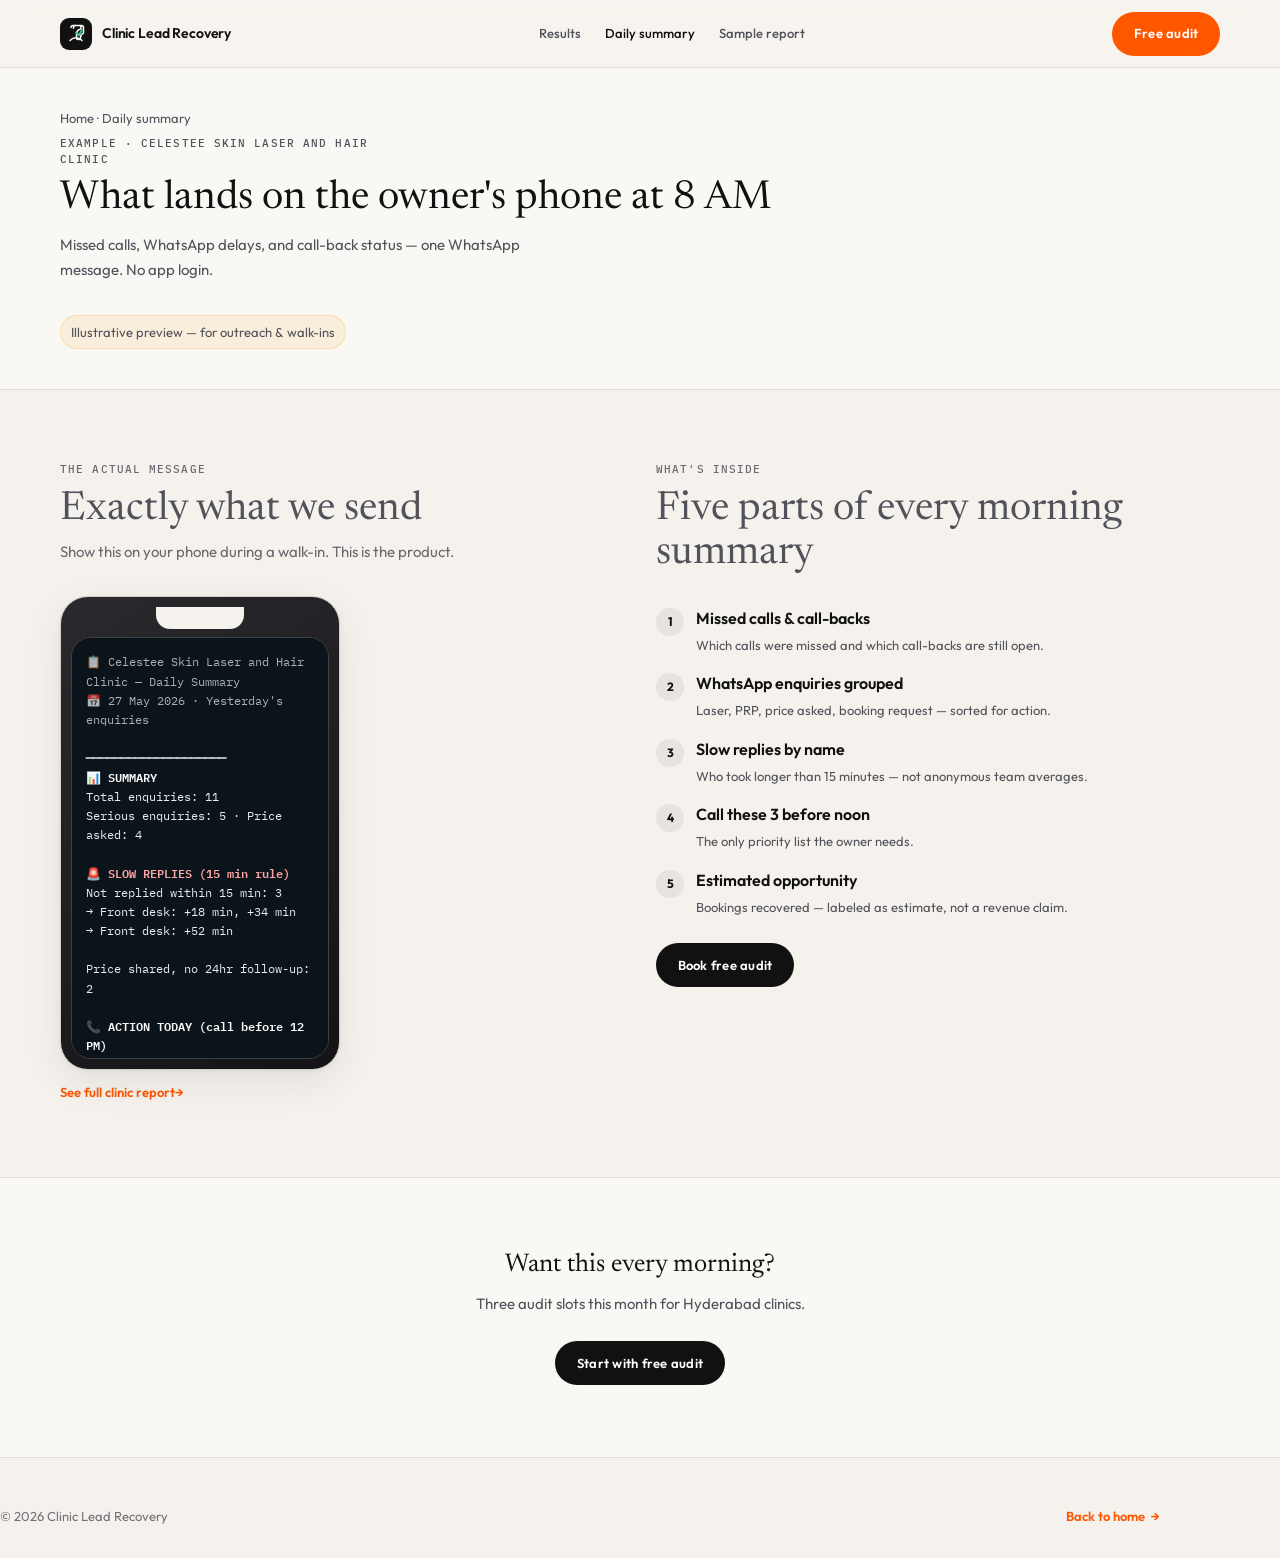
<file: digest.html>
<!DOCTYPE html>

<html lang="en">



<head>

  <meta charset="UTF-8" />

  <meta name="viewport" content="width=device-width, initial-scale=1.0" />

  <meta name="description"

    content="Daily owner summary at 8 AM — missed calls, slow replies with staff names, and who to call before noon." />

  <meta property="og:title" content="Daily Owner Summary · Clinic Lead Recovery" />

  <meta property="og:url" content="https://prasanthkuna.github.io/missed-enquiry-control/digest.html" />

  <meta property="og:image" content="https://prasanthkuna.github.io/missed-enquiry-control/assets/brand/og.svg" />

  <title>Daily Owner Summary · Clinic Lead Recovery</title>

  <link rel="icon" href="assets/brand/favicon.svg" type="image/svg+xml" />

  <link href="https://fonts.googleapis.com/css2?family=IBM+Plex+Mono:wght@400;500&family=Newsreader:ital,opsz,wght@0,6..72,400;0,6..72,500&family=Outfit:wght@400;500;600;700&display=swap" rel="stylesheet" />

  <link rel="stylesheet" href="tokens.css" />

  <link rel="stylesheet" href="styles.css" />

  <link rel="stylesheet" href="components.css" />

  <script>document.documentElement.classList.add("js");</script>

</head>



<body class="has-sticky-cta theme-light" data-theme="marketing">

  <header class="site-header" id="site-header">

    <div class="container header-inner">

      <a href="index.html" class="brand"><img src="assets/brand/logo.svg" width="32" height="32" alt="" /><span>Clinic Lead Recovery</span></a>

      <nav aria-label="Primary">

        <ul class="nav-links">

          <li><a href="index.html#proof">Results</a></li>

          <li><a href="digest.html" aria-current="page">Daily summary</a></li>

          <li><a href="report.html">Sample report</a></li>

        </ul>

      </nav>

      <div class="nav-actions">

        <a href="audit.html" class="btn-accent">Free audit</a>

        <button type="button" class="nav-toggle" id="nav-toggle" aria-label="Open menu" aria-expanded="false"><span></span><span></span><span></span></button>

      </div>

    </div>

  </header>



  <div class="mobile-menu" id="mobile-menu" hidden>

    <a href="index.html">Home</a>

    <a href="report.html">Sample report</a>

    <a href="audit.html">Free audit</a>

  </div>



  <div class="sticky-cta" id="sticky-cta"><a href="audit.html" class="btn-primary">Book free audit</a></div>



  <main>

    <section class="page-hero" aria-labelledby="page-title">

      <div class="container">

        <p class="breadcrumb"><a href="index.html">Home</a> · Daily summary</p>

        <p class="eyebrow">Example · <span data-clinic-name>Celestee Skin Laser and Hair Clinic</span></p>

        <h1 id="page-title">What lands on the owner's phone at 8 AM</h1>

        <p class="hero-lead">Missed calls, WhatsApp delays, and call-back status — one WhatsApp message. No app login.</p>

        <p class="report-mode-badge" data-clinic-mode hidden></p>

      </div>

    </section>



    <section class="section">

      <div class="container split-2">

        <div data-reveal>

          <div class="section-head">

            <p class="eyebrow">The actual message</p>

            <h2>Exactly what we send</h2>

            <p>Show this on your phone during a walk-in. This is the product.</p>

          </div>

          <div class="phone-frame">

            <div class="phone-notch"></div>

            <div class="phone-screen">

              <div class="digest-preview" aria-label="Full sample daily summary" data-clinic-digest="full">Loading…</div>

            </div>

          </div>

          <a href="report.html?demo=1" class="link-arrow link-spaced">See full clinic report</a>

        </div>

        <div data-reveal data-reveal-delay="1">

          <div class="section-head">

            <p class="eyebrow">What's inside</p>

            <h2>Five parts of every morning summary</h2>

          </div>

          <ol class="digest-steps">

            <li><div><strong>Missed calls &amp; call-backs</strong><span>Which calls were missed and which call-backs are still open.</span></div></li>

            <li><div><strong>WhatsApp enquiries grouped</strong><span>Laser, PRP, price asked, booking request — sorted for action.</span></div></li>

            <li><div><strong>Slow replies by name</strong><span>Who took longer than 15 minutes — not anonymous team averages.</span></div></li>

            <li><div><strong>Call these 3 before noon</strong><span>The only priority list the owner needs.</span></div></li>

            <li><div><strong>Estimated opportunity</strong><span>Bookings recovered — labeled as estimate, not a revenue claim.</span></div></li>

          </ol>

          <a href="audit.html" class="btn-primary btn-spaced">Book free audit</a>

        </div>

      </div>

    </section>



    <section class="cta-band">

      <div class="container">

        <h2 data-reveal>Want this every morning?</h2>

        <p data-reveal data-reveal-delay="1">Three audit slots this month for Hyderabad clinics.</p>

        <a href="audit.html" class="btn-primary" data-reveal data-reveal-delay="2">Start with free audit</a>

      </div>

    </section>

  </main>



  <footer class="site-footer">

    <div class="container footer-bottom footer-bottom--compact">

      <span>© 2026 Clinic Lead Recovery</span>

      <a href="index.html" class="link-arrow">Back to home</a>

    </div>

  </footer>



  <script src="js/clinic-data.js"></script>

  <script src="site.js"></script>

</body>



</html>
</file>
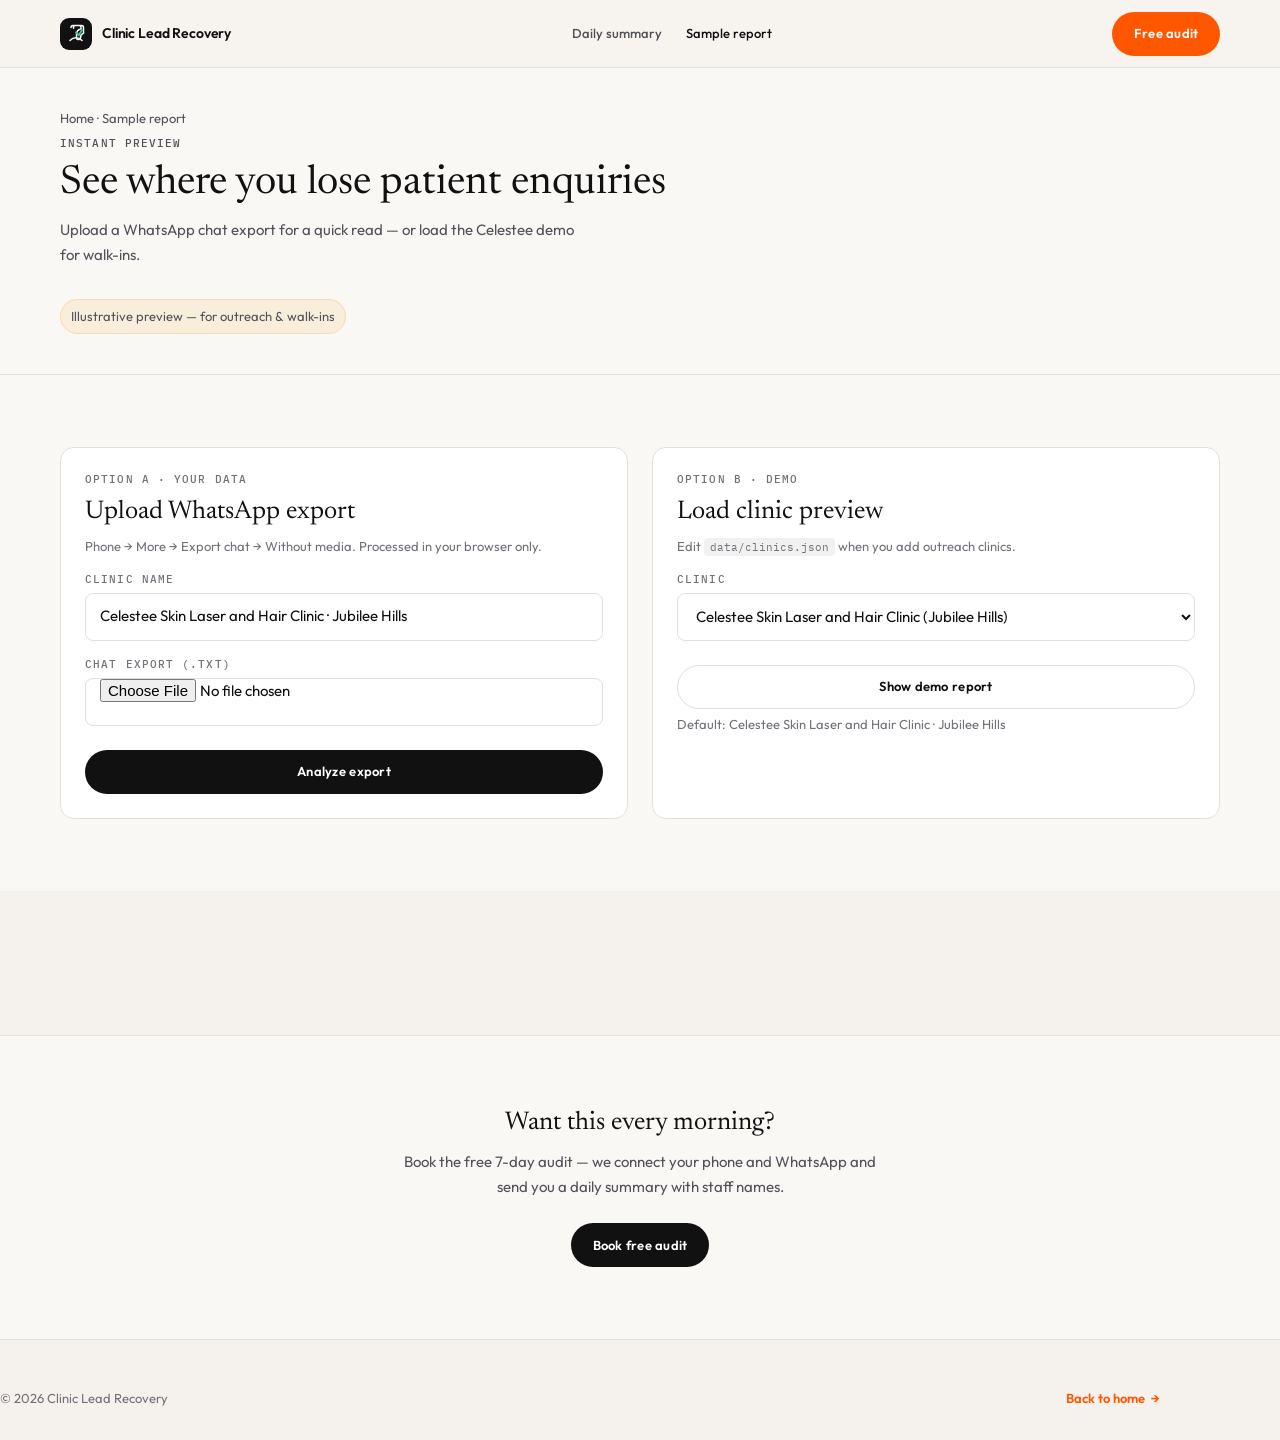
<file: report.html>
<!DOCTYPE html>

<html lang="en">



<head>

  <meta charset="UTF-8" />

  <meta name="viewport" content="width=device-width, initial-scale=1.0" />

  <meta name="description"

    content="Upload a WhatsApp export or load a demo — see where your clinic loses patient enquiries." />

  <meta property="og:title" content="Clinic Report · Clinic Lead Recovery" />

  <meta property="og:url" content="https://prasanthkuna.github.io/missed-enquiry-control/report.html" />

  <meta property="og:image" content="https://prasanthkuna.github.io/missed-enquiry-control/assets/brand/og.svg" />

  <title>Clinic Report · Clinic Lead Recovery</title>

  <link rel="icon" href="assets/brand/favicon.svg" type="image/svg+xml" />

  <link href="https://fonts.googleapis.com/css2?family=IBM+Plex+Mono:wght@400;500&family=Newsreader:ital,opsz,wght@0,6..72,400;0,6..72,500&family=Outfit:wght@400;500;600;700&display=swap" rel="stylesheet" />

  <link rel="stylesheet" href="tokens.css" />

  <link rel="stylesheet" href="styles.css" />

  <link rel="stylesheet" href="components.css" />

  <script>document.documentElement.classList.add("js");</script>

</head>



<body class="has-sticky-cta theme-light" data-theme="marketing">

  <header class="site-header" id="site-header">

    <div class="container header-inner">

      <a href="index.html" class="brand"><img src="assets/brand/logo.svg" width="32" height="32" alt="" /><span>Clinic Lead Recovery</span></a>

      <nav aria-label="Primary">

        <ul class="nav-links">

          <li><a href="digest.html">Daily summary</a></li>

          <li><a href="report.html" aria-current="page">Sample report</a></li>

        </ul>

      </nav>

      <div class="nav-actions">

        <a href="audit.html" class="btn-accent">Free audit</a>

        <button type="button" class="nav-toggle" id="nav-toggle" aria-label="Open menu" aria-expanded="false"><span></span><span></span><span></span></button>

      </div>

    </div>

  </header>



  <div class="mobile-menu" id="mobile-menu" hidden>

    <a href="index.html">Home</a>

    <a href="audit.html">Free audit</a>

  </div>



  <div class="sticky-cta" id="sticky-cta"><a href="audit.html" class="btn-primary">Book free audit</a></div>



  <main>

    <section class="page-hero" aria-labelledby="page-title">

      <div class="container">

        <p class="breadcrumb"><a href="index.html">Home</a> · Sample report</p>

        <p class="eyebrow">Instant preview</p>

        <h1 id="page-title">See where you lose patient enquiries</h1>

        <p class="hero-lead">Upload a WhatsApp chat export for a quick read — or load the <span data-clinic-short>Celestee</span> demo for walk-ins.</p>

        <p class="report-mode-badge" data-clinic-mode hidden></p>

      </div>

    </section>



    <section class="section section--paper">

      <div class="container report-layout">

        <div class="report-panel" data-reveal>

          <p class="eyebrow">Option A · Your data</p>

          <h2>Upload WhatsApp export</h2>

          <p class="panel-note">Phone → More → Export chat → Without media. Processed in your browser only.</p>

          <form id="export-upload-form">

            <label for="export-clinic-name">Clinic name</label>

            <input type="text" id="export-clinic-name" class="input input--light" placeholder="Clinic name · area" data-clinic-prefill />

            <label for="export-file">Chat export (.txt)</label>

            <input type="file" id="export-file" class="input input--light" accept=".txt,text/plain" required />

            <button type="submit" class="btn-primary btn-primary--light btn-block btn-spaced">Analyze export</button>

          </form>

        </div>

        <div class="report-panel" data-reveal data-reveal-delay="1">

          <p class="eyebrow">Option B · Demo</p>

          <h2>Load clinic preview</h2>

          <p class="panel-note">Edit <code>data/clinics.json</code> when you add outreach clinics.</p>

          <label for="demo-clinic-select">Clinic</label>

          <select id="demo-clinic-select" class="input input--light"></select>

          <button type="button" id="load-demo-report" class="btn-outline btn-outline--light btn-block btn-spaced">Show demo report</button>

          <p class="form-hint">Default: <span data-clinic-name>Celestee Skin Laser and Hair Clinic</span> · <span data-clinic-area>Jubilee Hills</span></p>

        </div>

      </div>

    </section>



    <section class="section" aria-live="polite">

      <div class="container">

        <div id="report-results" class="report-results" hidden></div>

      </div>

    </section>



    <section class="cta-band">

      <div class="container">

        <h2 data-reveal>Want this every morning?</h2>

        <p data-reveal data-reveal-delay="1">Book the free 7-day audit — we connect your phone and WhatsApp and send you a daily summary with staff names.</p>

        <a href="audit.html" class="btn-primary" data-reveal data-reveal-delay="2">Book free audit</a>

      </div>

    </section>

  </main>



  <footer class="site-footer">

    <div class="container footer-bottom footer-bottom--compact">

      <span>© 2026 Clinic Lead Recovery</span>

      <a href="index.html" class="link-arrow">Back to home</a>

    </div>

  </footer>



  <script src="js/clinic-data.js"></script>

  <script src="site.js"></script>

</body>



</html>
</file>
<file: tokens.css>
@import url("design-system/index.css");

:root {
  /* Legacy aliases → semantic marketing tokens */
  --color-canvas: var(--surface-background);
  --color-canvas-paper: var(--surface-background-raised);
  --color-canvas-light: var(--surface-background-card);
  --color-canvas-dark: var(--clr-ink-900);
  --color-canvas-elevated: var(--surface-background-card);
  --color-canvas-card: var(--surface-background-card);

  --color-ink: var(--surface-text);
  --color-body: var(--surface-text-subtle);
  --color-body-strong: var(--clr-ink-700);
  --color-muted: var(--surface-text-muted);
  --color-on-primary: var(--action-text-on-primary);

  --color-ink-paper: var(--surface-text);
  --color-body-paper: var(--surface-text-subtle);
  --color-muted-paper: var(--surface-text-muted);

  --color-accent: var(--action-background-accent);
  --color-accent-hover: var(--action-background-accent-hover);
  --color-accent-muted: rgba(255, 86, 0, 0.12);

  --color-primary: var(--action-background-primary);
  --color-primary-hover: var(--action-background-primary-hover);
  --color-primary-muted: rgba(17, 17, 17, 0.06);

  --color-border: var(--surface-border);
  --color-border-soft: var(--surface-border-soft);
  --color-border-paper: var(--surface-border);
  --color-border-dark: #2a2a2e;

  --color-recovery: var(--clr-recovery-500);
  --color-warning: var(--clr-warning-500);
  --color-danger: var(--clr-danger-500);

  --font-display: "Newsreader", Georgia, "Times New Roman", serif;
  --font-sans: "Outfit", system-ui, sans-serif;
  --font-mono: "IBM Plex Mono", ui-monospace, monospace;

  --text-display-xl: 400 clamp(2.5rem, 5.2vw, 4rem) / 1.04 var(--font-display);
  --text-display-lg: 400 clamp(1.75rem, 3.2vw, 2.5rem) / 1.1 var(--font-display);
  --text-display-md: 400 clamp(1.25rem, 2vw, 1.65rem) / 1.18 var(--font-display);
  --text-title: 600 1rem / 1.35 var(--font-sans);
  --text-body: 400 0.9375rem / 1.65 var(--font-sans);
  --text-body-sm: 400 0.8125rem / 1.55 var(--font-sans);
  --text-caption: 500 0.6875rem / 1.4 var(--font-mono);
  --text-stat: 700 clamp(1.75rem, 3.5vw, 2.75rem) / 1 var(--font-sans);

  --tracking-caps: 0.1em;
  --container-max: 1160px;
  --nav-height: 68px;
  --radius-sm: 8px;
  --radius-md: 14px;
  --radius-lg: 20px;
  --radius-pill: 999px;

  --shadow-card: var(--elevation-2);
  --shadow-paper: var(--elevation-1);
  --shadow-float: var(--elevation-3);
  --shadow-product: var(--elevation-4);
}
</file>
<file: styles.css>
*,
*::before,
*::after {
  box-sizing: border-box;
  margin: 0;
  padding: 0;
}

html {
  scroll-behavior: smooth;
  overflow-x: clip;
}

body {
  font: var(--text-body);
  color: var(--color-body);
  background: var(--color-canvas);
  -webkit-font-smoothing: antialiased;
  overflow-x: clip;
}

img,
svg {
  display: block;
  max-width: 100%;
}

a {
  color: inherit;
  text-decoration: none;
}

.container {
  width: min(100% - 2rem, var(--container-max));
  margin-inline: auto;
}

@media (max-width: 479px) {
  .container {
    width: min(100% - 1.25rem, var(--container-max));
  }
}

.visually-hidden {
  position: absolute;
  width: 1px;
  height: 1px;
  padding: 0;
  margin: -1px;
  overflow: hidden;
  clip: rect(0, 0, 0, 0);
  border: 0;
}

/* ——— Nav ——— */
.site-header {
  position: fixed;
  inset: 0 0 auto;
  z-index: 100;
  height: var(--nav-height);
  border-bottom: 1px solid transparent;
  transition: background 0.2s, border-color 0.2s, backdrop-filter 0.2s;
}

.site-header.is-scrolled {
  background: rgba(245, 241, 236, 0.92);
  backdrop-filter: blur(16px);
  border-bottom-color: var(--color-border);
}

.theme-light .site-header {
  background: rgba(245, 241, 236, 0.72);
  backdrop-filter: blur(12px);
  border-bottom-color: var(--color-border);
}

.header-inner {
  height: 100%;
  display: flex;
  align-items: center;
  justify-content: space-between;
  gap: 1rem;
}

.brand {
  display: flex;
  align-items: center;
  gap: 10px;
  color: var(--color-ink);
  font: 600 0.875rem/1.2 var(--font-sans);
  letter-spacing: -0.01em;
}

.brand span {
  max-width: 140px;
  line-height: 1.15;
}

@media (min-width: 480px) {
  .brand span {
    max-width: none;
  }
}

.nav-links {
  display: none;
  list-style: none;
  align-items: center;
  gap: 1.5rem;
}

.nav-links a {
  font: 500 0.8125rem/1 var(--font-sans);
  color: var(--color-body);
  transition: color 0.2s;
}

.nav-links a:hover,
.nav-links a[aria-current="page"] {
  color: var(--color-ink);
}

.nav-actions {
  display: flex;
  align-items: center;
  gap: 0.75rem;
}

.nav-toggle {
  display: flex;
  flex-direction: column;
  justify-content: center;
  gap: 5px;
  width: 44px;
  height: 44px;
  background: none;
  border: 1px solid var(--color-border);
  border-radius: var(--radius-sm);
  cursor: pointer;
}

.nav-toggle span {
  display: block;
  height: 1px;
  width: 18px;
  margin-inline: auto;
  background: var(--color-ink);
}

.mobile-menu {
  display: none;
  position: fixed;
  inset: var(--nav-height) 0 0;
  z-index: 99;
  padding: 1.5rem;
  background: var(--color-canvas);
  border-top: 1px solid var(--color-border);
  overflow-y: auto;
  max-height: calc(100dvh - var(--nav-height));
  -webkit-overflow-scrolling: touch;
}

.mobile-menu.is-open {
  display: block;
}

.mobile-menu a {
  display: block;
  padding: 1rem 0;
  border-bottom: 1px solid var(--color-border);
  font: 600 0.875rem/1 var(--font-sans);
  color: var(--color-ink);
}

@media (min-width: 768px) {
  .nav-links {
    display: flex;
  }

  .nav-toggle {
    display: none;
  }
}

@media (max-width: 399px) {
  .nav-actions .btn-accent {
    display: none;
  }
}

/* ——— Buttons ——— */
.btn-primary,
.btn-outline,
.btn-accent {
  display: inline-flex;
  align-items: center;
  justify-content: center;
  min-height: 44px;
  padding: 0 1.35rem;
  font: 600 0.8125rem/1 var(--font-sans);
  letter-spacing: 0.02em;
  border-radius: var(--radius-pill);
  cursor: pointer;
  border: none;
  transition: background 0.2s, color 0.2s, border-color 0.2s, transform 0.2s;
}

.btn-primary {
  background: var(--color-primary);
  color: var(--color-on-primary);
}

.btn-primary:hover {
  background: var(--color-primary-hover);
  transform: translateY(-1px);
}

.btn-accent {
  background: var(--color-accent);
  color: #fff;
}

.btn-accent:hover {
  background: var(--color-accent-hover);
  transform: translateY(-1px);
}

.btn-outline {
  background: transparent;
  color: var(--color-ink);
  border: 1px solid var(--color-border-soft);
}

.btn-outline:hover {
  border-color: var(--color-ink);
}

.btn-primary--light {
  background: var(--color-primary);
  color: #fff;
}

.btn-outline--light {
  border-color: var(--color-border-paper);
  color: var(--color-ink-paper);
}

.link-arrow {
  font: 600 0.8125rem/1 var(--font-sans);
  color: var(--color-accent);
  display: inline-flex;
  align-items: center;
  gap: 6px;
}

.link-arrow::after {
  content: "→";
}

/* ——— Forms ——— */
.input {
  width: 100%;
  min-height: 48px;
  padding: 0 14px;
  font: var(--text-body);
  border-radius: var(--radius-sm);
  border: 1px solid var(--color-border);
  background: var(--color-canvas-elevated);
  color: var(--color-ink);
}

.input--light {
  background: #fff;
  border-color: var(--color-border-paper);
  color: var(--color-ink-paper);
}

.input:focus {
  outline: 2px solid var(--color-accent);
  outline-offset: 2px;
}

.form-hint {
  font: var(--text-body-sm);
  color: var(--color-muted);
  margin-top: 0.35rem;
}

.section--paper .form-hint {
  color: var(--color-muted-paper);
}

.form-stack {
  display: grid;
  gap: 0.75rem;
}

/* ——— Hero ——— */
.hero {
  position: relative;
  min-height: min(100svh, 920px);
  padding-top: calc(var(--nav-height) + 2rem);
  padding-bottom: 3rem;
  overflow: hidden;
}

.hero-layout {
  position: relative;
  z-index: 1;
  display: grid;
  gap: 2.5rem;
  align-items: center;
}

.hero-layout > * {
  min-width: 0;
}

@media (min-width: 960px) {
  .hero-layout {
    grid-template-columns: 0.95fr 1.05fr;
    gap: 2rem;
  }
}

.hero-copy {
  max-width: 520px;
}

.eyebrow {
  font: var(--text-caption);
  letter-spacing: var(--tracking-caps);
  text-transform: uppercase;
  color: var(--color-muted);
  margin-bottom: 0.65rem;
}

.hero-urgency {
  font: 500 0.8125rem/1.4 var(--font-mono);
  color: var(--color-warning);
  margin-bottom: 0.65rem;
}

.hero h1 {
  font: var(--text-display-xl);
  color: var(--color-ink);
  margin-bottom: 0.85rem;
  letter-spacing: -0.02em;
}

.hero-lead {
  font: var(--text-body);
  color: var(--color-body);
  max-width: 44ch;
  margin-bottom: 1.25rem;
}

.hero-ctas {
  display: flex;
  flex-wrap: wrap;
  gap: 0.75rem;
  align-items: center;
}

.js .hero-ctas:not(.is-visible) {
  opacity: 0;
}

.hero-ctas.is-visible,
.no-js .hero-ctas {
  opacity: 1;
  transition: opacity 0.5s ease;
}

.hero-reply {
  margin-top: 0.85rem;
  font: var(--text-body-sm);
  color: var(--color-muted);
}

.page-hero {
  padding-top: calc(var(--nav-height) + 2.5rem);
  padding-bottom: 2.5rem;
  border-bottom: 1px solid var(--color-border-paper);
  background: var(--color-canvas-paper);
  color: var(--color-body-paper);
}

.page-hero h1 {
  font: var(--text-display-lg);
  color: var(--color-ink-paper);
  margin: 0.5rem 0 0.75rem;
}

.page-hero .hero-lead,
.page-hero p {
  color: var(--color-body-paper);
  max-width: 52ch;
}

.breadcrumb {
  font: var(--text-body-sm);
  color: var(--color-muted-paper);
  margin-bottom: 0.5rem;
}

.breadcrumb a {
  color: var(--color-body-paper);
}

.breadcrumb a:hover {
  color: var(--color-ink-paper);
}

/* ——— Sections ——— */
.section {
  padding: 4.5rem 0;
}

.section--tight {
  padding: 3rem 0;
}

.section--paper {
  background: var(--color-canvas-paper);
  color: var(--color-body-paper);
}

.section--dark {
  background: var(--color-canvas);
}

.section-head {
  margin-bottom: 2rem;
  max-width: 580px;
}

.section-head.centered {
  margin-inline: auto;
  text-align: center;
}

.section-head h2 {
  font: var(--text-display-lg);
  margin-bottom: 0.5rem;
}

.section--paper .section-head .eyebrow {
  color: var(--color-muted-paper);
}

.section--paper .section-head h2,
.section--paper .chapter-block h3 {
  color: var(--color-ink-paper);
}

.section--dark .section-head h2,
.section--dark .chapter-block h3 {
  color: var(--color-ink);
}

.section-head p {
  color: inherit;
  opacity: 0.85;
}

.split-2 {
  display: grid;
  gap: 2rem;
  min-width: 0;
}

.split-2--center {
  align-items: center;
}

.split-2__center {
  margin-inline: auto;
}

@media (min-width: 900px) {
  .split-2 {
    grid-template-columns: 1fr 1fr;
    align-items: start;
  }

  .split-2--center {
    align-items: center;
  }
}

.cta-band {
  padding: 4.5rem 0;
  text-align: center;
  border-top: 1px solid var(--color-border);
  background: var(--color-canvas-paper);
}

.cta-band h2 {
  font: var(--text-display-md);
  color: var(--color-ink-paper);
  margin-bottom: 0.75rem;
}

.cta-band p {
  color: var(--color-body-paper);
  max-width: 48ch;
  margin: 0 auto 1.5rem;
}

.cta-band .form-stack {
  max-width: 420px;
  margin-inline: auto;
}

/* ——— Sticky CTA ——— */
.sticky-cta {
  position: fixed;
  inset: auto 0 0;
  z-index: 90;
  padding: 0.75rem 1rem;
  padding-bottom: max(0.75rem, env(safe-area-inset-bottom, 0px));
  background: rgba(245, 241, 236, 0.96);
  border-top: 1px solid var(--color-border);
  backdrop-filter: blur(12px);
  transform: translateY(100%);
  transition: transform 0.25s ease;
}

.sticky-cta.is-visible {
  transform: translateY(0);
}

.sticky-cta .btn-primary {
  width: 100%;
}

@media (min-width: 768px) {
  .sticky-cta {
    display: none;
  }
}

body.has-sticky-cta {
  padding-bottom: calc(72px + env(safe-area-inset-bottom, 0px));
}

@media (min-width: 768px) {
  body.has-sticky-cta {
    padding-bottom: 0;
  }
}

/* ——— Footer ——— */
.site-footer {
  padding: 3rem 0 2rem;
  border-top: 1px solid var(--color-border);
  background: var(--color-canvas);
}

.footer-grid {
  display: grid;
  gap: 2rem;
}

@media (min-width: 768px) {
  .footer-grid {
    grid-template-columns: 2fr repeat(3, 1fr);
  }
}

.footer-brand p {
  font: var(--text-body-sm);
  color: var(--color-muted);
  margin-top: 0.75rem;
  max-width: 32ch;
}

.footer-col h4 {
  font: var(--text-caption);
  letter-spacing: var(--tracking-caps);
  text-transform: uppercase;
  color: var(--color-muted);
  margin-bottom: 0.75rem;
}

.footer-col ul {
  list-style: none;
  display: grid;
  gap: 0.5rem;
}

.footer-col a,
.footer-col span {
  font: var(--text-body-sm);
  color: var(--color-body);
}

.footer-col a:hover {
  color: var(--color-ink);
}

.footer-bottom {
  margin-top: 2rem;
  padding-top: 1.5rem;
  border-top: 1px solid var(--color-border);
  display: flex;
  flex-wrap: wrap;
  justify-content: space-between;
  gap: 0.5rem;
  font: var(--text-body-sm);
  color: var(--color-muted);
}

/* ——— Reveal ——— */
.js [data-reveal] {
  opacity: 0;
  transform: translateY(18px);
  transition: opacity 0.55s ease, transform 0.55s ease;
}

.js [data-reveal].is-visible {
  opacity: 1;
  transform: none;
}

.js [data-reveal-delay="1"] { transition-delay: 0.08s; }
.js [data-reveal-delay="2"] { transition-delay: 0.16s; }

code {
  font: 0.85em var(--font-mono);
  padding: 2px 6px;
  border-radius: 4px;
  background: rgba(255, 255, 255, 0.06);
}

.section--paper code {
  background: rgba(24, 24, 27, 0.06);
}

/* ——— Layout utilities ——— */
.btn-block {
  width: 100%;
}

.form-note {
  margin-top: 1rem;
  font: var(--text-body-sm);
  color: var(--color-muted);
}

.form-note a {
  color: var(--color-primary);
  font-weight: 600;
}

.form-note--paper {
  color: var(--color-muted-paper);
}

.panel-note {
  font: var(--text-body-sm);
  color: var(--color-muted-paper);
  margin-bottom: 1rem;
}

.link-spaced {
  margin-top: 1rem;
  display: inline-block;
}

.btn-spaced {
  margin-top: 1.5rem;
}

.feature-card-spaced {
  margin-top: 1.5rem;
}

.text-center-spaced {
  margin-top: 2rem;
  text-align: center;
}

.quote-block--spaced {
  margin-top: 2.5rem;
}

.footer-bottom--compact {
  margin: 0;
  border: none;
  padding: 0;
}

/* ——— Mobile layout ——— */
@media (max-width: 767px) {
  .section {
    padding: 3rem 0;
  }

  .section--tight {
    padding: 2rem 0;
  }

  .page-hero {
    padding-top: calc(var(--nav-height) + 1.75rem);
    padding-bottom: 2rem;
  }

  .cta-band {
    padding: 3rem 0;
  }

  .hero {
    padding-top: calc(var(--nav-height) + 1.25rem);
    padding-bottom: 2.5rem;
  }

  .hero-ctas {
    flex-direction: column;
    align-items: stretch;
  }

  .hero-ctas .btn-primary,
  .hero-ctas .btn-outline {
    width: 100%;
  }

  .footer-bottom {
    flex-direction: column;
    align-items: flex-start;
  }
}

@media (prefers-reduced-motion: reduce) {
  html {
    scroll-behavior: auto;
  }

  .js [data-reveal],
  .hero-ctas {
    opacity: 1;
    transform: none;
    transition: none;
  }
}
</file>
<file: components.css>
/* ——— Atmosphere ——— */

.hero-mesh,
.hero-grid {
  display: none !important;
}

/* v5 editorial hero */
.hero--editorial {
  min-height: auto;
  padding-top: calc(var(--nav-height) + 1.5rem);
  padding-bottom: 3.5rem;
  background: var(--color-canvas);
  overflow: clip;
}

.hero-grain {
  position: absolute;
  inset: 0;
  opacity: 0.35;
  pointer-events: none;
  background-image: url("data:image/svg+xml,%3Csvg viewBox='0 0 256 256' xmlns='http://www.w3.org/2000/svg'%3E%3Cfilter id='n'%3E%3CfeTurbulence type='fractalNoise' baseFrequency='0.85' numOctaves='4' stitchTiles='stitch'/%3E%3C/filter%3E%3Crect width='100%25' height='100%25' filter='url(%23n)' opacity='0.04'/%3E%3C/svg%3E");
}

.hero-badge {
  display: inline-flex;
  align-items: center;
  gap: 8px;
  margin-bottom: 1.25rem;
  padding: 6px 12px 6px 10px;
  border-radius: var(--radius-pill);
  border: 1px solid var(--color-border);
  background: var(--color-canvas-light);
  font: var(--text-caption);
  letter-spacing: 0.06em;
  text-transform: uppercase;
  color: var(--color-muted);
}

.hero-badge-dot {
  width: 7px;
  height: 7px;
  border-radius: 50%;
  background: var(--color-accent);
  box-shadow: 0 0 0 3px var(--color-accent-muted);
}

.hero--editorial h1 {
  color: var(--color-ink);
  max-width: 14ch;
}

@media (max-width: 959px) {
  .hero--editorial h1 {
    max-width: none;
  }
}

.hero--editorial .hero-lead {
  color: var(--color-body);
  max-width: 42ch;
  font-size: 1.0625rem;
}

.hero-showcase {
  position: relative;
  width: 100%;
  max-width: 100%;
  min-width: 0;
}

.showcase-stack {
  position: relative;
  width: 100%;
  max-width: 100%;
  min-width: 0;
}
.showcase-browser { box-shadow: var(--shadow-float); }

.browser-frame--light {
  border: 1px solid var(--color-border);
  background: var(--color-canvas-light);
  box-shadow: var(--shadow-float);
}

.browser-frame--light .browser-chrome {
  background: #fafafa;
  border-bottom: 1px solid var(--color-border);
}

.browser-frame--light .browser-url {
  background: #fff;
  border-color: var(--color-border);
  color: var(--color-muted-paper);
}

.browser-frame--light .browser-body { background: var(--mock-bg); }

.phone-frame--float {
  position: absolute;
  right: -12px;
  bottom: -28px;
  width: min(38%, 220px);
  transform: rotate(4deg);
  box-shadow: var(--shadow-product);
  z-index: 2;
}

@media (max-width: 959px) {
  .phone-frame--float {
    position: relative;
    right: auto;
    bottom: auto;
    transform: none;
    width: min(100%, 260px);
    margin: 1.25rem auto 0;
  }

  .hero--editorial {
    padding-bottom: 2.5rem;
  }
}

.showcase-caption {
  margin-top: 1.25rem;
  text-align: center;
  font: var(--text-caption);
  letter-spacing: 0.06em;
  text-transform: uppercase;
  color: var(--color-muted);
}

@media (min-width: 1024px) {
  .hero-layout--product-first {
    grid-template-columns: 0.88fr 1.12fr;
    gap: 3rem;
  }
}

.section--product-dark {
  background: var(--color-canvas-dark);
  color: #a1a1aa;
}

.section--product-dark .section-head h2,
.section--product-dark .chapter-block h3 { color: #fafafa; }

.section--product-dark .section-head p,
.section--product-dark .chapter-block > p { color: #a1a1aa; }

.section--product-dark .chapter-label { color: #71717a; }

.section--product-dark .chapter-block + .chapter-block { border-top-color: #27272a; }

.section--product-dark .chapter-nav a.is-active,
.section--product-dark .chapter-nav a:hover {
  color: #fafafa;
  background: rgba(62, 207, 142, 0.08);
  border-bottom-color: var(--color-recovery);
  border-left-color: transparent;
}

@media (min-width: 1024px) {
  .section--product-dark .chapter-nav a.is-active,
  .section--product-dark .chapter-nav a:hover {
    border-bottom-color: transparent;
    border-left-color: var(--color-recovery);
  }
}

.funnel-line {
  font: var(--text-caption);
  letter-spacing: 0.06em;
  color: var(--color-muted);
  margin-bottom: 1rem;
  line-height: 1.7;
}

.funnel-line strong {
  color: var(--color-body-strong);
  font-weight: 500;
}

.trust-strip {
  display: flex;
  flex-wrap: wrap;
  justify-content: center;
  gap: 1.25rem 2rem;
  padding: 1rem 0;
  border-top: 1px solid var(--color-border-paper);
  border-bottom: 1px solid var(--color-border-paper);
  font: var(--text-caption);
  letter-spacing: 0.06em;
  color: var(--color-muted-paper);
  text-transform: uppercase;
}

@media (max-width: 639px) {
  .trust-strip {
    flex-direction: column;
    align-items: center;
    gap: 0.75rem;
    text-align: center;
    letter-spacing: 0.04em;
  }
}

.trust-strip span {
  display: inline-flex;
  align-items: center;
  gap: 0.5rem;
}

.trust-strip span::before {
  content: "";
  width: 5px;
  height: 5px;
  border-radius: 50%;
  background: var(--color-recovery);
}

/* ——— Hero composite ——— */

.hero-composite {
  position: relative;
  width: min(100%, 640px);
  margin-inline: auto;
  min-height: 420px;
}

.hero-composite .browser-frame {
  position: relative;
  z-index: 1;
}

.hero-composite .phone-frame {
  position: absolute;
  right: -8px;
  bottom: -24px;
  z-index: 2;
  width: min(42%, 240px);
  transform: rotate(3deg);
  box-shadow: var(--shadow-float);
}

@media (max-width: 959px) {
  .hero-composite {
    min-height: auto;
    display: grid;
    gap: 1.5rem;
  }

  .hero-composite .phone-frame {
    position: relative;
    right: auto;
    bottom: auto;
    transform: none;
    width: min(100%, 280px);
    margin-inline: auto;
  }
}

/* ——— Browser frame ——— */

.browser-frame {
  border-radius: var(--radius-md);
  border: 1px solid var(--color-border);
  background: var(--color-canvas-elevated);
  box-shadow: var(--shadow-card);
  overflow: hidden;
  width: 100%;
  max-width: 100%;
  min-width: 0;
}

.browser-chrome {
  display: flex;
  align-items: center;
  gap: 10px;
  padding: 10px 14px;
  border-bottom: 1px solid var(--mock-border);
  background: #0c0c0e;
}

.browser-dots {
  display: flex;
  gap: 6px;
}

.browser-dots i {
  width: 10px;
  height: 10px;
  border-radius: 50%;
  background: #3f3f46;
  font-style: normal;
}

.browser-dots i:nth-child(1) { background: #ef4444; }
.browser-dots i:nth-child(2) { background: #f5a623; }
.browser-dots i:nth-child(3) { background: #2dd4a8; }

.browser-url {
  flex: 1;
  min-width: 0;
  text-align: center;
  font: 400 0.6875rem/1 var(--font-mono);
  color: var(--mock-muted);
  padding: 6px 12px;
  border-radius: 6px;
  background: rgba(255, 255, 255, 0.04);
  border: 1px solid var(--mock-border);
  overflow: hidden;
  text-overflow: ellipsis;
  white-space: nowrap;
}

@media (max-width: 479px) {
  .browser-chrome {
    padding: 8px 10px;
    gap: 8px;
  }

  .browser-url {
    font-size: 0.625rem;
    padding: 5px 8px;
  }
}

.browser-body {
  padding: 0;
  min-height: 320px;
  background: var(--mock-bg);
  color: var(--mock-body);
  min-width: 0;
}

.browser-body--board {
  min-height: 360px;
  overflow-x: auto;
  -webkit-overflow-scrolling: touch;
}

.browser-body .board-col-head {
  color: var(--mock-ink);
  font-weight: 600;
  letter-spacing: 0.1em;
}

.browser-body .board-col-head .count {
  background: rgba(255, 255, 255, 0.1);
  color: var(--mock-ink);
}

/* All board cards: white tiles on dark canvas — alert = left stripe, not tinted bg */
.browser-body .board-card {
  background: var(--mock-card);
  border: 1px solid #e4e4e7;
  border-left-width: 3px;
  border-left-color: #e4e4e7;
  box-shadow: 0 1px 3px rgba(0, 0, 0, 0.2);
}

.browser-body .board-card-top strong {
  color: var(--mock-card-text);
}

.browser-body .board-card p {
  color: var(--mock-card-body);
}

.browser-body .board-card .board-assignee {
  color: var(--mock-card-muted);
}

.browser-body .board-card.is-overdue {
  border-left-color: var(--mock-alert-border);
  background: var(--mock-alert-bg);
}

.browser-body .board-card.is-overdue .board-card-top strong {
  color: var(--clr-danger-700);
}

.browser-body .board-card.is-due {
  border-left-color: var(--mock-warn-border);
  background: var(--mock-warn-bg);
}

.browser-body .board-card.is-due .board-card-top strong {
  color: var(--clr-warning-700);
}

.browser-body .board-assignee .avatar {
  background: #ecfdf5;
  color: var(--clr-recovery-600);
}

/* ——— Callback board ——— */

.board-columns {
  display: grid;
  grid-template-columns: repeat(3, minmax(0, 1fr));
  gap: 10px;
  padding: 14px;
  min-width: 0;
}

@media (max-width: 639px) {
  .board-columns {
    grid-template-columns: 1fr;
    overflow-x: visible;
  }

  .browser-body--board {
    min-height: auto;
    overflow-x: visible;
  }
}

@media (min-width: 640px) and (max-width: 899px) {
  .board-columns {
    grid-template-columns: repeat(3, minmax(140px, 1fr));
    min-width: 420px;
  }
}

.board-col-head {
  display: flex;
  align-items: center;
  justify-content: space-between;
  margin-bottom: 8px;
  font: var(--text-caption);
  letter-spacing: 0.08em;
  text-transform: uppercase;
  color: var(--color-muted);
}

.board-col-head .count {
  padding: 2px 7px;
  border-radius: 999px;
  background: rgba(255, 255, 255, 0.06);
  font-size: 0.625rem;
}

.board-card {
  padding: 10px 11px;
  border-radius: var(--radius-sm);
  border: 1px solid var(--color-border);
  background: var(--color-canvas-card);
  margin-bottom: 8px;
  font: var(--text-body-sm);
}

.board-card-top {
  display: flex;
  align-items: center;
  justify-content: space-between;
  gap: 8px;
  margin-bottom: 6px;
}

.board-card-top strong {
  color: var(--color-ink);
  font-weight: 600;
  font-family: var(--font-mono);
  font-size: 0.75rem;
}

.board-card p {
  color: var(--color-body);
  font-size: 0.75rem;
  line-height: 1.45;
}

.board-assignee {
  display: inline-flex;
  align-items: center;
  gap: 6px;
  margin-top: 8px;
  font: 500 0.6875rem/1 var(--font-mono);
  color: var(--color-muted);
}

.board-assignee .avatar {
  width: 20px;
  height: 20px;
  border-radius: 50%;
  background: rgba(62, 207, 142, 0.2);
  color: #86efac;
  font: 600 0.625rem/20px var(--font-sans);
  text-align: center;
}

.board-card.is-due {
  border-left: 3px solid var(--clr-warning-500);
}

.board-card.is-overdue {
  border-left: 3px solid var(--clr-danger-500);
}

.tag {
  font: 600 0.625rem/1 var(--font-mono);
  letter-spacing: 0.06em;
  text-transform: uppercase;
  padding: 3px 8px;
  border-radius: 4px;
  white-space: nowrap;
}

/* Tags on white board cards */
.browser-body .tag.is-hot {
  background: #fff7ed;
  color: #c2410c;
}

.browser-body .tag.is-due,
.browser-body .tag.is-warn {
  background: #fef3c7;
  color: #92400e;
}

.browser-body .tag.is-done {
  background: #ecfdf5;
  color: #047857;
}

/* Tags on dark inbox sidebar */
.inbox-sidebar .tag.is-hot {
  background: rgba(255, 86, 0, 0.2);
  color: #fdba74;
}

.inbox-sidebar .tag.is-due,
.inbox-sidebar .tag.is-warn {
  background: rgba(245, 158, 11, 0.22);
  color: #fcd34d;
}

.inbox-sidebar .tag.is-neutral,
.inbox-sidebar .tag:not([class*="is-"]) {
  background: rgba(255, 255, 255, 0.12);
  color: #e4e4e7;
}

.inbox-thread-item.is-active .tag.is-hot {
  background: #fff7ed;
  color: #c2410c;
}

.inbox-thread-item.is-active .tag.is-due,
.inbox-thread-item.is-active .tag.is-warn {
  background: #fef3c7;
  color: #92400e;
}

.inbox-thread-item.is-active .tag.is-neutral,
.inbox-thread-item.is-active .tag:not([class*="is-"]) {
  background: #f4f4f5;
  color: #52525b;
}

.inbox-pane-head .tag.is-due,
.inbox-pane-head .tag.is-warn {
  background: #fef3c7;
  color: #92400e;
}

.tag.is-hot {
  background: var(--color-accent-muted);
  color: var(--color-accent);
}

.tag.is-due {
  background: #fef3c7;
  color: #92400e;
}

.tag.is-done {
  background: #ecfdf5;
  color: #047857;
}

.tag.is-warn {
  background: #fef3c7;
  color: #92400e;
}

/* ——— Inbox mock ——— */

.inbox-mock {
  display: grid;
  grid-template-columns: minmax(0, 240px) minmax(0, 1fr);
  min-height: 360px;
  min-width: 0;
}

.inbox-sidebar {
  border-right: 1px solid var(--mock-border);
  background: #0c0c0e;
}

.inbox-sidebar-head {
  padding: 12px 14px;
  border-bottom: 1px solid var(--mock-border);
  font: 600 0.6875rem/1 var(--font-mono);
  letter-spacing: 0.08em;
  text-transform: uppercase;
  color: var(--mock-ink);
}

.inbox-thread {
  display: flex;
  flex-direction: column;
  gap: 4px;
  padding: 8px;
}

.inbox-thread-item {
  padding: 10px 11px;
  border-radius: var(--radius-sm);
  border: 1px solid transparent;
  cursor: default;
}

.inbox-thread-item strong {
  display: block;
  font: 600 0.8125rem/1.3 var(--font-sans);
  color: var(--mock-ink);
  margin-bottom: 3px;
}

.inbox-thread-item span {
  font: 400 0.75rem/1.45 var(--font-sans);
  color: var(--mock-body);
  display: -webkit-box;
  -webkit-line-clamp: 2;
  -webkit-box-orient: vertical;
  overflow: hidden;
}

.inbox-thread-item.is-active {
  background: var(--mock-card);
  border-color: var(--mock-border);
}

.inbox-thread-item.is-active strong {
  color: #111111;
}

.inbox-thread-item.is-active span {
  color: #52525b;
}

.inbox-thread-meta {
  display: flex;
  justify-content: space-between;
  align-items: center;
  margin-top: 6px;
}

.inbox-pane {
  display: flex;
  flex-direction: column;
  background: var(--mock-bg);
}

.inbox-pane-head {
  padding: 12px 16px;
  border-bottom: 1px solid var(--mock-border);
  display: flex;
  justify-content: space-between;
  align-items: center;
}

.inbox-pane-head strong {
  font: 600 0.875rem/1 var(--font-sans);
  color: var(--mock-ink);
}

.inbox-messages {
  flex: 1;
  padding: 16px;
  display: flex;
  flex-direction: column;
  gap: 10px;
  background: #0b141a;
}

.msg-bubble {
  max-width: 82%;
  padding: 10px 12px;
  border-radius: 12px;
  font: var(--text-body-sm);
  line-height: 1.5;
}

.msg-bubble.in {
  align-self: flex-start;
  background: var(--mock-wa-in);
  color: var(--mock-wa-text);
  border-bottom-left-radius: 4px;
}

.msg-bubble.out {
  align-self: flex-end;
  background: var(--mock-wa-out);
  color: var(--mock-wa-text);
  border: none;
  border-bottom-right-radius: 4px;
}

.msg-time {
  font: 400 0.625rem/1 var(--font-mono);
  color: var(--mock-wa-text-muted);
  margin-top: 6px;
}

@media (max-width: 640px) {
  .inbox-mock {
    grid-template-columns: 1fr;
    min-height: 280px;
  }

  .inbox-sidebar {
    display: none;
  }

  .inbox-pane-head {
    flex-wrap: wrap;
    gap: 0.5rem;
  }

  .inbox-pane-head strong {
    font-size: 0.8125rem;
  }

  .msg-bubble {
    max-width: 90%;
    font-size: 0.75rem;
  }
}

/* ——— Phone / digest ——— */

.phone-frame {
  position: relative;
  width: min(100%, 280px);
  border-radius: 28px;
  padding: 10px;
  background: linear-gradient(145deg, #2a2a2e, #141416);
  box-shadow: var(--shadow-card);
  border: 1px solid var(--color-border-soft);
}

.phone-notch {
  width: 88px;
  height: 22px;
  margin: 0 auto 8px;
  border-radius: 0 0 14px 14px;
  background: var(--color-canvas);
}

.phone-screen {
  border-radius: 20px;
  background: #0b141a;
  border: 1px solid var(--mock-border);
  overflow: hidden;
  min-height: 380px;
  color: var(--mock-wa-text);
}

.phone-status {
  display: flex;
  justify-content: space-between;
  padding: 10px 14px 6px;
  font: 500 0.6875rem/1 var(--font-mono);
  color: var(--mock-wa-text-muted);
  letter-spacing: 0.04em;
}

.phone-app-header {
  padding: 8px 14px 12px;
  border-bottom: 1px solid var(--mock-border);
  font: var(--text-title);
  color: var(--mock-ink);
  display: flex;
  align-items: center;
  gap: 8px;
}

.phone-app-header .dot {
  width: 8px;
  height: 8px;
  border-radius: 50%;
  background: var(--color-recovery);
  box-shadow: 0 0 8px rgba(45, 212, 168, 0.5);
}

.phone-metrics {
  padding: 14px;
  display: grid;
  gap: 8px;
}

.metric-row {
  display: flex;
  justify-content: space-between;
  align-items: center;
  padding: 10px 12px;
  border-radius: var(--radius-sm);
  background: #1f2c34;
  border: 1px solid #2a3942;
  font: var(--text-body-sm);
  opacity: 0;
  transform: translateY(8px);
}

.metric-row.is-visible {
  opacity: 1;
  transform: none;
  transition: opacity 0.4s ease, transform 0.4s ease;
}

.metric-row strong {
  color: var(--mock-wa-text);
  font-weight: 600;
}

.metric-row span:last-child {
  font-family: var(--font-mono);
  font-size: 0.75rem;
  color: var(--mock-wa-text);
}

.metric-row.is-alert {
  border-color: #ef4444;
  background: #2a1515;
  border-left: 3px solid #ef4444;
}

.metric-row.is-alert strong,
.metric-row.is-alert span:last-child {
  color: #fecaca;
}

.metric-row.is-alert.is-pulse {
  animation: sla-pulse 0.6s ease 2;
}

@keyframes sla-pulse {
  0%, 100% { box-shadow: none; }
  50% { box-shadow: 0 0 0 3px rgba(248, 113, 113, 0.35); }
}

.metric-row span:last-child {
  font-family: var(--font-mono);
  font-size: 0.75rem;
  color: var(--mock-body);
}

.progress-block {
  padding: 0 14px 14px;
  opacity: 0;
}

.progress-block.is-visible {
  opacity: 1;
  transition: opacity 0.5s ease 0.2s;
}

.progress-label {
  display: flex;
  justify-content: space-between;
  font: var(--text-body-sm);
  color: var(--mock-muted);
  margin-bottom: 6px;
}

.progress-bar {
  height: 6px;
  border-radius: 999px;
  background: var(--mock-surface-raised);
  overflow: hidden;
}

.progress-fill {
  height: 100%;
  width: 0;
  border-radius: inherit;
  background: linear-gradient(90deg, var(--color-recovery), #6ee7b7);
  transition: width 1.2s ease 0.3s;
}

.progress-fill.is-visible {
  width: 62%;
}

.digest-preview {
  font: 400 0.75rem/1.6 var(--font-mono);
  color: var(--mock-wa-text);
  white-space: pre-wrap;
  padding: 14px;
  max-height: 420px;
  overflow: auto;
}

.phone-screen .digest-preview {
  color: var(--mock-wa-text);
  background: #0b141a;
}

.phone-screen .digest-preview .line-muted {
  color: var(--mock-wa-text-muted);
}

.phone-screen .digest-preview .line-body {
  color: var(--mock-wa-text);
}

.phone-screen .digest-preview .line-strong {
  color: var(--mock-ink);
  font-weight: 600;
}

.phone-screen .digest-preview .line-alert {
  color: #fca5a5;
  font-weight: 600;
}

.report-digest-wrap .digest-preview,
.report-results .digest-preview {
  color: var(--color-body-strong);
  background: var(--color-canvas-paper);
  border: 1px solid var(--color-border-paper);
  border-radius: var(--radius-sm);
}

.report-digest-wrap .digest-preview .line-muted,
.report-results .digest-preview .line-muted {
  color: var(--color-body-paper);
}

.report-digest-wrap .digest-preview .line-body,
.report-results .digest-preview .line-body {
  color: var(--color-body-strong);
}

.report-digest-wrap .digest-preview .line-strong,
.report-results .digest-preview .line-strong {
  color: var(--color-ink-paper);
  font-weight: 600;
}

.report-digest-wrap .digest-preview .line-alert,
.report-results .digest-preview .line-alert {
  color: var(--clr-danger-700);
  font-weight: 600;
}

/* ——— Deliverables (paper) ——— */

.deliverable-grid {
  display: grid;
  gap: 1rem;
}

@media (min-width: 640px) {
  .deliverable-grid {
    grid-template-columns: repeat(2, 1fr);
  }
}

@media (min-width: 960px) {
  .deliverable-grid {
    grid-template-columns: repeat(4, 1fr);
  }
}

.deliverable-card {
  padding: 1.25rem;
  border-radius: var(--radius-md);
  background: var(--color-canvas-light);
  border: 1px solid var(--color-border-paper);
  box-shadow: var(--shadow-paper);
  transition: transform 0.2s, box-shadow 0.2s;
}

.deliverable-card:nth-child(even) {
  transform: translateY(6px);
}

@media (min-width: 960px) {
  .deliverable-card:nth-child(2),
  .deliverable-card:nth-child(6) {
    transform: translateY(10px);
  }
}

@media (max-width: 959px) {
  .deliverable-card:nth-child(even),
  .deliverable-card:nth-child(2),
  .deliverable-card:nth-child(6) {
    transform: none;
  }
}

.deliverable-card:hover {
  transform: translateY(-2px);
  box-shadow: 0 8px 24px rgba(24, 24, 27, 0.08);
}

.deliverable-icon {
  width: 40px;
  height: 40px;
  border-radius: var(--radius-sm);
  display: grid;
  place-items: center;
  background: var(--color-primary-muted);
  color: var(--color-ink);
  margin-bottom: 0.85rem;
}

.deliverable-card h3 {
  font: 600 0.9375rem/1.3 var(--font-sans);
  color: var(--color-ink-paper);
  margin-bottom: 0.35rem;
}

.deliverable-card p {
  font: var(--text-body-sm);
  color: var(--color-body-paper);
  margin-bottom: 0.65rem;
}

.deliverable-card a {
  font: 600 0.75rem/1 var(--font-mono);
  letter-spacing: 0.04em;
  color: var(--color-accent);
}

/* ——— Product chapters ——— */

.chapter-layout {
  display: grid;
  gap: 2rem;
  min-width: 0;
}

@media (min-width: 1024px) {
  .chapter-layout {
    grid-template-columns: 200px 1fr;
    align-items: start;
  }
}

.chapter-nav {
  display: flex;
  flex-direction: row;
  flex-wrap: nowrap;
  overflow-x: auto;
  gap: 0.35rem;
  position: static;
  margin-bottom: 1.25rem;
  padding-bottom: 0.35rem;
  -webkit-overflow-scrolling: touch;
  scrollbar-width: none;
}

.chapter-nav::-webkit-scrollbar {
  display: none;
}

@media (min-width: 1024px) {
  .chapter-nav {
    flex-direction: column;
    overflow-x: visible;
    position: sticky;
    top: calc(var(--nav-height) + 1.5rem);
    margin-bottom: 0;
    gap: 4px;
    padding-bottom: 0;
  }
}

.chapter-nav a {
  padding: 10px 12px;
  border-radius: var(--radius-sm);
  font: 500 0.75rem/1.3 var(--font-mono);
  color: var(--color-muted);
  border-left: 2px solid transparent;
  border-bottom: 2px solid transparent;
  flex-shrink: 0;
  white-space: nowrap;
  transition: color 0.2s, border-color 0.2s, background 0.2s;
}

.chapter-nav a.is-active,
.chapter-nav a:hover {
  color: var(--color-ink);
  background: rgba(255, 255, 255, 0.04);
  border-bottom-color: var(--color-primary);
  border-left-color: transparent;
}

@media (min-width: 1024px) {
  .chapter-nav a.is-active,
  .chapter-nav a:hover {
    border-bottom-color: transparent;
    border-left-color: var(--color-primary);
  }
}

.chapter-block {
  scroll-margin-top: calc(var(--nav-height) + 1rem);
}

.chapter-layout > div {
  min-width: 0;
}

.chapter-block + .chapter-block {
  margin-top: 3rem;
  padding-top: 3rem;
  border-top: 1px solid var(--color-border);
}

@media (max-width: 767px) {
  .chapter-block + .chapter-block {
    margin-top: 2.5rem;
    padding-top: 2.5rem;
  }

  .chapter-block h3 {
    font-size: clamp(1.125rem, 4.5vw, 1.5rem);
  }
}

.chapter-label {
  font: var(--text-caption);
  letter-spacing: var(--tracking-caps);
  text-transform: uppercase;
  color: var(--color-primary);
  margin-bottom: 0.5rem;
}

.chapter-block h3 {
  font: var(--text-display-md);
  color: var(--color-ink);
  margin-bottom: 0.5rem;
}

.chapter-block > p {
  font: var(--text-body);
  color: var(--color-body);
  max-width: 52ch;
  margin-bottom: 1.5rem;
}

/* ——— Stats, steps, pricing ——— */

.stat-grid {
  display: grid;
  grid-template-columns: repeat(2, 1fr);
  gap: 1rem;
}

@media (min-width: 768px) {
  .stat-grid {
    grid-template-columns: repeat(4, 1fr);
  }
}

.stat-cell {
  padding: 1.25rem;
  border-radius: var(--radius-md);
  border: 1px solid var(--color-border);
  background: var(--color-canvas-light);
  text-align: center;
  box-shadow: var(--shadow-paper);
}

.stat-cell .value {
  font: var(--text-stat);
  color: var(--color-ink);
  font-variant-numeric: tabular-nums;
}

.stat-cell .value.accent {
  color: var(--color-accent);
}

.stat-cell .label {
  font: var(--text-body-sm);
  color: var(--color-muted);
  margin-top: 0.35rem;
  text-wrap: balance;
}

.steps-row {
  display: grid;
  gap: 1rem;
}

@media (min-width: 768px) and (max-width: 1023px) {
  .steps-row {
    grid-template-columns: repeat(2, 1fr);
  }
}

@media (min-width: 1024px) {
  .steps-row {
    grid-template-columns: repeat(4, 1fr);
  }
}

.step-card {
  padding: 1.25rem;
  border-radius: var(--radius-md);
  border: 1px solid var(--color-border-paper);
  background: var(--color-canvas-light);
  box-shadow: var(--shadow-paper);
}

.step-num {
  font: var(--text-caption);
  color: var(--color-primary);
  margin-bottom: 0.65rem;
}

.step-card h3 {
  font: var(--text-title);
  color: var(--color-ink-paper);
  margin-bottom: 0.35rem;
}

.step-card p {
  font: var(--text-body-sm);
  color: var(--color-body-paper);
}

.pricing-card {
  max-width: 520px;
  margin-inline: auto;
  padding: 2rem;
  border-radius: var(--radius-lg);
  border: 1px solid var(--color-border-paper);
  background: var(--color-canvas-light);
  box-shadow: 0 24px 64px rgba(24, 24, 27, 0.1);
}

.pricing-card--wide {
  max-width: 760px;
}

@media (max-width: 639px) {
  .pricing-card {
    padding: 1.25rem;
  }

  .pricing-card .price {
    font-size: 2rem;
  }

  .pricing-footnote {
    text-align: left;
  }
}

.pricing-header {
  margin-bottom: 1.5rem;
  padding-bottom: 1.25rem;
  border-bottom: 1px solid var(--color-border-paper);
}

.pricing-path {
  font: var(--text-body-sm);
  color: var(--color-body-paper);
  margin: 0.5rem 0 1rem;
}

.pricing-groups {
  display: grid;
  gap: 1.5rem;
  margin-bottom: 1.25rem;
}

@media (min-width: 640px) {
  .pricing-groups {
    grid-template-columns: 1fr 1fr;
  }
}

.pricing-group h4 {
  font: 600 0.75rem/1.3 var(--font-mono);
  letter-spacing: 0.08em;
  text-transform: uppercase;
  color: var(--color-muted-paper);
  margin-bottom: 0.65rem;
}

.pricing-item-note {
  display: block;
  font-size: 0.8125rem;
  color: var(--color-muted-paper);
  margin-top: 2px;
  font-weight: 400;
}

.pricing-footnote {
  font: var(--text-body-sm);
  color: var(--color-muted-paper);
  margin-bottom: 1.25rem;
  text-align: center;
}

.pricing-card .badge {
  display: inline-block;
  font: var(--text-caption);
  letter-spacing: var(--tracking-caps);
  text-transform: uppercase;
  color: var(--color-accent);
  margin-bottom: 0.75rem;
}

.pricing-card h3 {
  font: var(--text-display-md);
  color: var(--color-ink-paper);
  margin-bottom: 0.35rem;
}

.pricing-card .price {
  font: 700 2.5rem/1 var(--font-sans);
  color: var(--color-ink-paper);
}

.pricing-card .price-note {
  font: var(--text-body-sm);
  color: var(--color-muted-paper);
  margin: 0.35rem 0 1.25rem;
}

.pricing-checklist {
  list-style: none;
  display: grid;
  gap: 10px;
  margin-bottom: 1.5rem;
}

.pricing-checklist li {
  display: flex;
  gap: 10px;
  font: var(--text-body-sm);
  color: var(--color-body-paper);
  align-items: flex-start;
}

.pricing-checklist li::before {
  content: "✓";
  flex-shrink: 0;
  width: 20px;
  height: 20px;
  border-radius: 50%;
  background: rgba(45, 212, 168, 0.15);
  color: #059669;
  font: 700 0.6875rem/20px var(--font-sans);
  text-align: center;
}

.quote-block {
  max-width: 640px;
  margin-inline: auto;
  text-align: center;
  padding: 1rem 0;
}

.quote-block blockquote {
  font: var(--text-display-md);
  color: var(--color-ink-paper);
  margin-bottom: 1rem;
}

.quote-block cite {
  font: var(--text-body-sm);
  color: var(--color-muted-paper);
  font-style: normal;
}

.quote-block a {
  color: var(--color-primary);
  font-weight: 600;
}

/* ——— Subpages ——— */

.audit-checklist,
.digest-steps {
  list-style: none;
  display: grid;
  gap: 0;
}

.audit-checklist li {
  display: flex;
  gap: 12px;
  padding: 1rem 0;
  border-bottom: 1px solid var(--color-border-paper);
}

.audit-checklist li::before {
  content: "→";
  color: var(--color-primary);
  font-weight: 700;
}

.audit-checklist h3 {
  font: var(--text-title);
  color: var(--color-ink-paper);
  margin-bottom: 0.25rem;
}

.audit-checklist p {
  font: var(--text-body-sm);
  color: var(--color-body-paper);
}

.digest-steps {
  gap: 1rem;
  counter-reset: step;
}

.digest-steps li {
  display: flex;
  gap: 12px;
  counter-increment: step;
}

.digest-steps li::before {
  content: counter(step);
  width: 28px;
  height: 28px;
  border-radius: 50%;
  background: var(--color-primary-muted);
  color: var(--color-primary);
  font: 700 0.75rem/28px var(--font-sans);
  text-align: center;
  flex-shrink: 0;
}

.digest-steps strong {
  display: block;
  font: var(--text-title);
  color: var(--color-ink-paper);
  margin-bottom: 0.2rem;
}

.digest-steps span {
  font: var(--text-body-sm);
  color: var(--color-body-paper);
}

.section--product-dark .digest-steps strong {
  color: var(--mock-ink);
}

.section--product-dark .digest-steps span {
  color: var(--mock-muted);
}

.section--product-dark .digest-steps li::before {
  background: rgba(62, 207, 142, 0.15);
  color: var(--color-recovery);
}

.section--dark .digest-steps strong {
  color: var(--color-ink);
}

.section--dark .digest-steps span {
  color: var(--color-body);
}

.section--dark .digest-steps li::before {
  background: var(--color-primary-muted);
}

.report-layout {
  display: grid;
  gap: 1.5rem;
}

@media (min-width: 900px) {
  .report-layout {
    grid-template-columns: 1fr 1fr;
  }
}

.report-panel {
  padding: 1.5rem;
  border-radius: var(--radius-md);
  border: 1px solid var(--color-border-paper);
  background: var(--color-canvas-light);
}

.report-panel h2 {
  font: var(--text-display-md);
  color: var(--color-ink-paper);
  margin-bottom: 0.5rem;
}

.report-panel label {
  display: block;
  font: var(--text-caption);
  letter-spacing: var(--tracking-caps);
  text-transform: uppercase;
  color: var(--color-muted-paper);
  margin: 1rem 0 0.35rem;
}

.report-results {
  padding: 1.5rem;
  border-radius: var(--radius-md);
  border: 1px solid var(--color-border-paper);
  background: var(--color-canvas-light);
  color: var(--color-body-paper);
  min-width: 0;
  max-width: 100%;
  overflow-x: hidden;
}

.report-head {
  margin-bottom: 1rem;
}

.report-source {
  font: var(--text-body-sm);
  color: var(--color-muted-paper);
  margin-bottom: 0.35rem;
}

.report-verdict {
  font: 600 1.0625rem/1.45 var(--font-sans);
  color: var(--color-ink-paper);
  margin-bottom: 1rem;
}

.report-mode {
  font: var(--text-body-sm);
  color: var(--color-warning);
  margin-bottom: 0.5rem;
}

.report-metrics {
  display: grid;
  grid-template-columns: repeat(2, 1fr);
  gap: 1rem;
  margin: 1.5rem 0;
}

@media (min-width: 640px) {
  .report-metrics {
    grid-template-columns: repeat(4, 1fr);
  }
}

.report-metric {
  padding: 1rem;
  border-radius: var(--radius-sm);
  border: 1px solid var(--color-border-paper);
  background: var(--color-canvas-paper);
}

.report-metric-hint {
  font: 400 0.6875rem/1.4 var(--font-mono);
  color: var(--color-muted-paper);
  margin-top: 0.2rem;
}

.report-metric-value {
  font: 700 1.5rem/1 var(--font-sans);
  color: var(--color-ink-paper);
}

.report-metric-label {
  font: var(--text-body-sm);
  color: var(--color-body-paper);
  margin-top: 0.25rem;
}

.report-table {
  width: 100%;
  border-collapse: collapse;
  font: var(--text-body-sm);
  margin-top: 1rem;
}

.table-scroll {
  overflow-x: auto;
  -webkit-overflow-scrolling: touch;
  margin-top: 1rem;
  border-radius: var(--radius-sm);
}

.table-scroll .report-table {
  margin-top: 0;
  min-width: 480px;
}

.report-table th,
.report-table td {
  padding: 10px 12px;
  border-bottom: 1px solid var(--color-border-paper);
  text-align: left;
  color: var(--color-body-paper);
}

.report-table th {
  color: var(--color-muted-paper);
  font-weight: 600;
}

.report-subhead {
  font: var(--text-title);
  color: var(--color-ink-paper);
  margin: 1.5rem 0 0.75rem;
}

.report-mode-badge {
  display: inline-block;
  margin-top: 0.75rem;
  padding: 6px 10px;
  border-radius: 999px;
  font: var(--text-body-sm);
  color: var(--color-warning);
  background: rgba(245, 166, 35, 0.12);
  border: 1px solid rgba(245, 166, 35, 0.25);
}

.report-actions {
  display: flex;
  flex-wrap: wrap;
  gap: 12px;
  margin-top: 1.5rem;
}

.report-error {
  color: #b91c1c;
  font: var(--text-body);
}

.feature-card-light {
  padding: 1.25rem;
  border-radius: var(--radius-md);
  border: 1px solid var(--color-border-paper);
  background: var(--color-canvas-light);
}

.feature-card-light h3 {
  font: var(--text-title);
  color: var(--color-ink-paper);
  margin-bottom: 0.35rem;
}

.feature-card-light p {
  font: var(--text-body-sm);
  color: var(--color-body-paper);
}

@media (prefers-reduced-motion: reduce) {
  .metric-row,
  .progress-block,
  .progress-fill {
    opacity: 1;
    transform: none;
    transition: none;
    width: 62%;
  }

  .metric-row.is-pulse {
    animation: none;
  }
}
</file>
